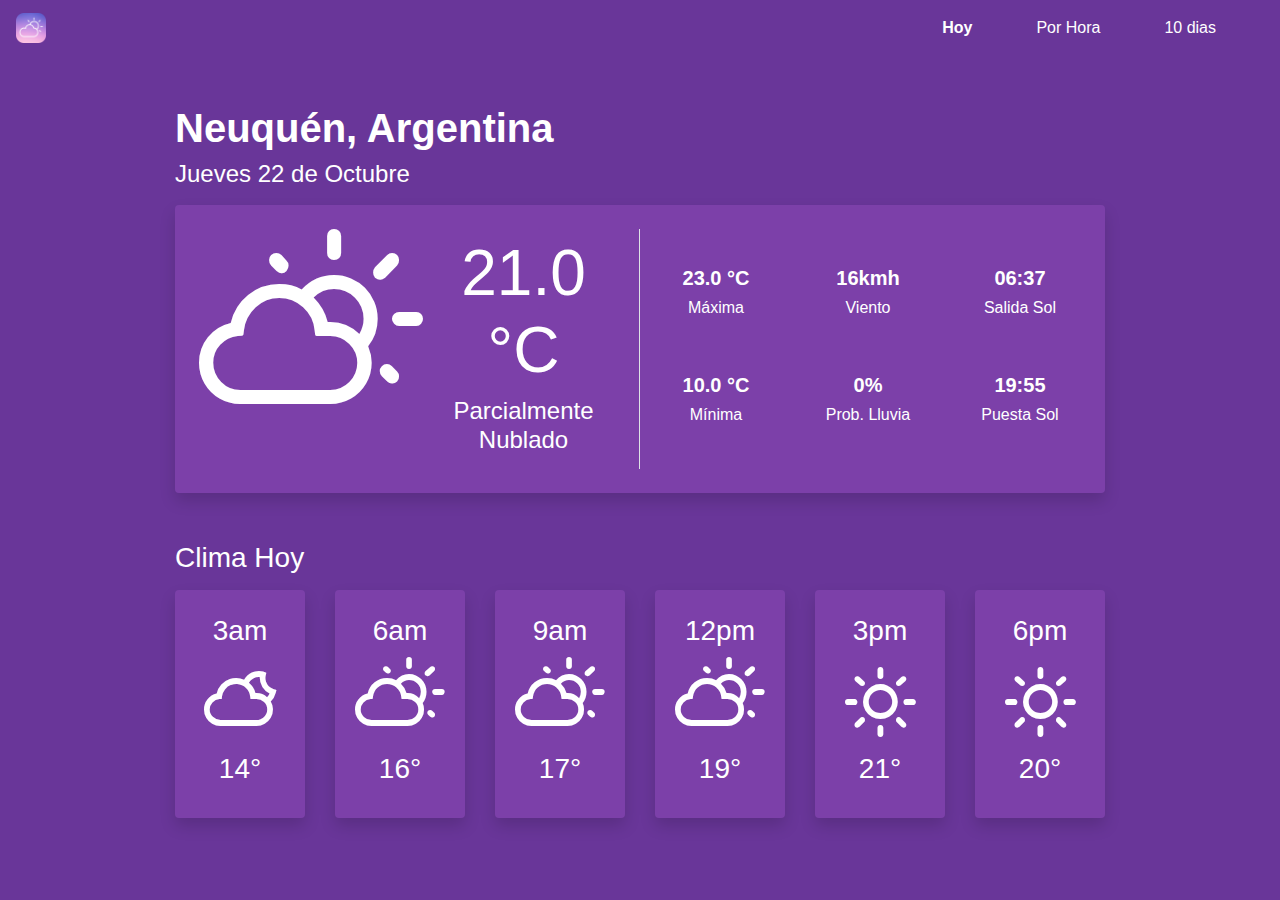
<file: index.html>
<!DOCTYPE html>
<html lang="es">
   <head>
      <meta charset="UTF-8">
      <meta name="viewport" content="width=device-width, initial-scale=1.0">
      <meta name="description" content="Clima en Neuquen Capital">
      <meta http-equiv="Content-Language" content="es">
      <meta name=”distribution” content=”global”/>
      <link rel="stylesheet" href="./styles/bootstrap.min.css">
      <link rel="stylesheet" href="./styles/custom.css">
      <link rel="stylesheet" href="./styles/weather-icons.min.css">
      <title>TPO2</title>
   </head>
   <body class="main-bg">
      <header>
         <nav class="navbar navbar-expand-lg navbar-light main-bg ">
            <button class="navbar-toggler navbar-toggler-left" type="button" data-toggle="collapse" data-target="#navbarTogglerDemo01" aria-controls="navbarTogglerDemo01" aria-expanded="false" aria-label="Toggle navigation">
            <span class="navbar-toggler-icon"></span>
            </button>
            <!-- imagen logo y texto-->
            <a class="navbar-brand pr-5" href="./">
            <img src="./assets/logo.png" width="30" height="30" class="d-inline-block align-top" alt="Logo de la pagina">
            </a>
            <div class="collapse navbar-collapse" id ="navbarTogglerDemo01">
               <div class="navbar-nav ml-auto">
                  <a class="nav-item pr-5 ml-2 text-white nav-link bold" href="#">Hoy</a>
                  <a class="nav-item pr-5 ml-2 text-white nav-link" href="hora.html">Por Hora</a>
                  <a class="nav-item pr-5 ml-2 text-white nav-link" href="dias.html">10 dias</a>
               </div>
            </div>
         </nav>
      </header>
      <section class="tiempo-hoy">
         <div class="container-fluid w-75 mt-5 text-white">
            <h1 class="bold">Neuquén, Argentina</h1>
            <h4>Jueves 22 de Octubre</h4>
            <div class="mt-3 secondary-bg p-4 text-white rounded shadow">
               <div class="row">
                  <div class="col-md-12 col-lg-6 secondary-bg text-center border-right">
                     <div class="d-flex justify-content-evenly">
                        <span class="huge">
                        <i class="wi wi-day-cloudy"></i>
                        </span>
                        <div class="d-flex flex-column justify-content-center">
                           <h1 class="text-center big">
                              21.0 °C
                           </h1>
                           <h4>
                              Parcialmente Nublado
                           </h4>
                        </div>
                     </div>
                  </div>
                  <div class="col-md-12 col-lg-6 d-flex align-items-center justify-content-center">
                     <div class="row">
                        <div class="col-4 my-4 text-center">
                           <h5 class="bold">
                              23.0 °C
                           </h5>
                           <h6>
                              Máxima
                           </h6>
                        </div>
                        <div class="col-4 my-4 text-center">
                           <h5 class="bold">
                              16kmh
                           </h5>
                           <h6>
                              Viento
                           </h6>
                        </div>
                        <div class="col-4 my-4 text-center">
                           <h5 class="bold">
                              06:37
                           </h5>
                           <h6>
                              Salida Sol
                           </h6>
                        </div>
                        <div class="col-4 my-4 text-center">
                           <h5 class="bold">
                              10.0 °C
                           </h5>
                           <h6>
                              Mínima
                           </h6>
                        </div>
                        <div class="col-4 my-4 text-center">
                           <h5 class="bold">
                              0%
                           </h5>
                           <h6>
                              Prob. Lluvia
                           </h6>
                        </div>
                        <div class="col-4 my-4 text-center">
                           <h5 class="bold">
                              19:55
                           </h5>
                           <h6>
                              Puesta Sol
                           </h6>
                        </div>
                     </div>
                  </div>
               </div>
            </div>
            <h3 class="mt-5">Clima Hoy</h3>
            <div class="row">
               <div class="col-md-4 col-lg-2">
                  <div class="secondary-bg rounded shadow py-4 text-center my-2">
                     <h3>3am</h3>
                     <span class="big">
                     <i class="wi wi-night-alt-cloudy"></i>
                     </span>
                     <h3>14°</h3>
                  </div>
               </div>
               <div class="col-md-4 col-lg-2">
                  <div class="secondary-bg rounded shadow py-4 text-center my-2">
                     <h3>6am</h3>
                     <span class="big">
                     <i class="wi wi-day-cloudy"></i>
                     </span>
                     <h3>16°</h3>
                  </div>
               </div>
               <div class="col-md-4 col-lg-2">
                  <div class="secondary-bg rounded shadow py-4 text-center my-2">
                     <h3>9am</h3>
                     <span class="big">
                     <i class="wi wi-day-cloudy"></i>
                     </span>
                     <h3>17°</h3>
                  </div>
               </div>
               <div class="col-md-4 col-lg-2">
                  <div class="secondary-bg rounded shadow py-4 text-center my-2">
                     <h3>12pm</h3>
                     <span class="big">
                     <i class="wi wi-day-cloudy"></i>
                     </span>
                     <h3>19°</h3>
                  </div>
               </div>
               <div class="col-md-4 col-lg-2">
                  <div class="secondary-bg rounded shadow py-4 text-center my-2">
                     <h3>3pm</h3>
                     <span class="big">
                     <i class="wi wi-day-sunny"></i>
                     </span>
                     <h3>21°</h3>
                  </div>
               </div>
               <div class="col-md-4 col-lg-2">
                  <div class="secondary-bg rounded shadow py-4 text-center my-2">
                     <h3>6pm</h3>
                     <span class="big">
                     <i class="wi wi-day-sunny"></i>
                     </span>
                     <h3>20°</h3>
                  </div>
               </div>
            </div>
         </div>
      </section>
      <script src="./scripts/header.js"></script>
   </body>
</html>
</file>
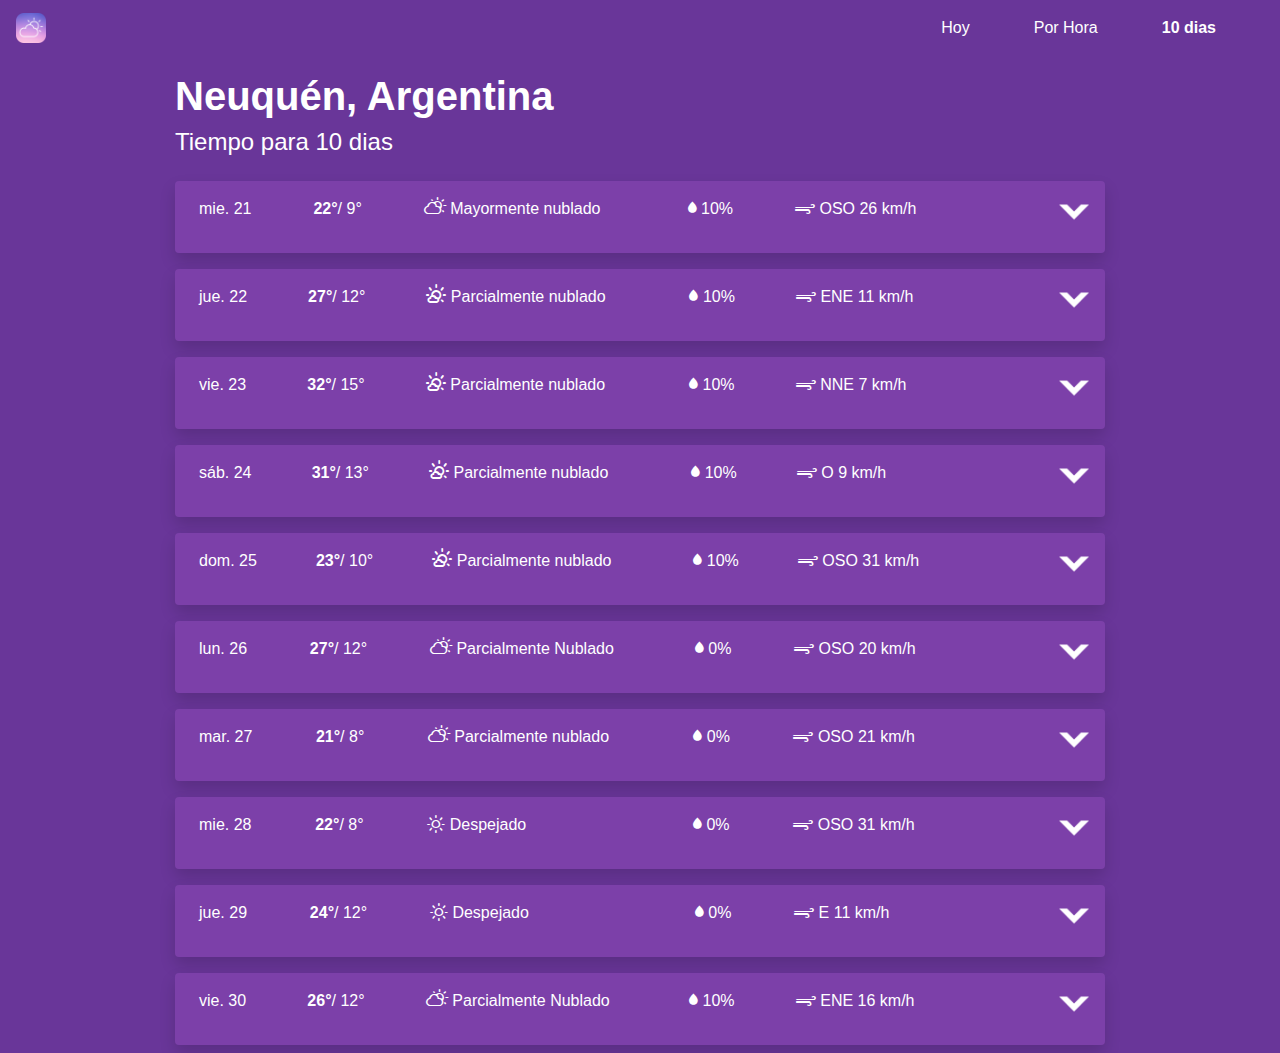
<file: dias.html>
<!DOCTYPE html>
<html lang="es">
   <head>
      <meta charset="UTF-8">
	  <meta name="viewport" content="width=device-width, initial-scale=1.0">
	  <meta name="description" content="Clima por dias en Neuquen Capital">
	  <meta http-equiv="Content-Language" content="es">
	  <meta name=”distribution” content=”global”/>
      <link rel="stylesheet" href="./styles/bootstrap.min.css">
      <link rel="stylesheet" href="./styles/custom.css">
      <link rel="stylesheet" href="./styles/weather-icons.min.css">
      <title>TPO2</title>
   </head>
   <body class="main-bg">
      <!---------------------- Menu------------------- -->
      <header>
         <nav class="navbar navbar-expand-lg navbar-light main-bg ">
            <button class="navbar-toggler navbar-toggler-left" type="button" data-toggle="collapse" data-target="#navbarTogglerDemo01" aria-controls="navbarTogglerDemo01" aria-expanded="false" aria-label="Toggle navigation">
            <span class="navbar-toggler-icon"></span>
            </button>
            <!-- imagen logo y texto-->
            <a class="navbar-brand pr-5" href="./">
            <img src="./assets/logo.png" width="30" height="30" class="d-inline-block align-top" alt="Logo de la pagina">
            </a>
            <div class="collapse navbar-collapse" id ="navbarTogglerDemo01">
               <div class="navbar-nav ml-auto">
                  <a class="nav-item pr-5 ml-2 text-white nav-link" href="index.html">Hoy</a>
                  <a class="nav-item pr-5 ml-2 text-white nav-link" href="hora.html">Por Hora</a>
                  <a class="nav-item pr-5 ml-2 text-white nav-link bold" href="dias.html">10 dias</a>
               </div>
            </div>
         </nav>
      </header>
      <!---------------------Fin Menu--------------------->
      <section class="tiempo-dias">
         <div class="container-fluid w-75 mt-3 text-white">
            <h1 class="bold">Neuquén, Argentina</h1>
            <h4>Tiempo para 10 dias</h4>
            <!----------------Filas de dias---------------------- -->
            <div class="center mt-3">
               <div class="container">
                  <div class="row justify-content-lg-center ">
                     <!-------------------Fila Dia 1 ------------------------>
                     <div class="container secondary-bg p-3 my-2 text-white rounded shadow">
                        <div class="row justify-content-between">
                           <div class="col-auto ml-2">
                              <p>mie. 21</p>
                           </div>
                           <div class="col-sm col-md-auto col-lg-auto ">
                              <p><strong>22°</strong>/ 9°</p>
                           </div>
                           <div class="col-sm col-md-2 col-lg-3 ">
                              <p><span class="wi wi-day-cloudy"></span> Mayormente nublado</p>
                           </div>
                           <div class="col-sm col-md-auto col-lg-auto d-sm-none d-md-block">
                              <p><span class="wi wi-raindrop"></span> 10%</p>
                           </div>
                           <div class="col-sm col-md-2 col-lg-3 d-sm-none d-md-block">
                              <p><span class="wi wi-strong-wind"></span> OSO 26 km/h </p>
                           </div>
                           <div class="col-md-auto col-lg-auto">
                              <div class="fila-dia float-right" dia="d1">
                                 <div id="down" class="pointer">
                                    <img src="./font/arrow-white.png" width="30" height="30" alt="Arrow pointing down">
                                 </div>
                                 <div id="up" class="pointer">
                                    <img mg src="./font/up-white.png" width="30" height="30" alt="Arrow pointing up">
                                 </div>
                              </div>
                           </div>
                        </div>
                     </div>
                     <!--------------------Fin Fila Dia 1-------------------------->
                     <!----------------------Cards Dia 1-------------------------->
                     <div id="d1" class="d-none">
                        <div class="row justify-content-center">
                           <!--------------------Card para Dia----------------------->
                           <div class=" col-6">
                              <div class="secondary-bg rounded shadow">
                                 <div class="card-header secondary-bg pb-0 border-0">
                                    <p><strong>mié. 21</strong> | Día</p>
                                 </div>
                                 <div class="card secondary-bg border-0 ">
                                    <div class="card-body pt-0">
                                       <div class="row">
                                          <div class="col-6">
                                             <h1>22° <span class="wi wi-day-cloudy"></span></h1>
                                          </div>
                                          <div class="col-6">
                                             <h6><span class="wi wi-raindrop"> </span> 0%</h6>
                                             <h6><span class="wi wi-strong-wind"></span> ENE 27 km/h</h6>
                                          </div>
                                       </div>
                                       <p class="card-text">Cielo parcialmente cubierto. Máxima de 22 C. Vientos del ENE de 15 a 30 km/h.</p>
                                       <div class="d-flex">
                                          <div class="card-body main-bg rounded shadow">
                                             <div class="row">
                                                <div class="col-6">
                                                   <div class="row justify-content-center">
                                                      <div class="col-1 my-2">
                                                         <span class="wi  wi-humidity"></span>
                                                      </div>
                                                      <div class="col-auto">
                                                         <p>humedad <br><strong>39%</strong></p>
                                                      </div>
                                                   </div>
                                                </div>
                                                <div class="col-6">
                                                   <div class="row">
                                                      <div class="col-1 my-2">
                                                         <span class="wi wi-day-sunny "></span> 
                                                      </div>
                                                      <div class="col-auto">
                                                         <p> índice UV <br><strong> 7 de 10</strong></p>
                                                      </div>
                                                   </div>
                                                </div>
                                             </div>
                                             <div class="row">
                                                <div class="col-6">
                                                   <div class="row justify-content-center">
                                                      <div class="col-1 my-2">
                                                         <span class="wi   wi-sunrise"></span>
                                                      </div>
                                                      <div class="col-auto">
                                                         <p>amanecer <br><strong> 6:36</strong></p>
                                                      </div>
                                                   </div>
                                                </div>
                                                <div class="col-6">
                                                   <div class="row">
                                                      <div class="col-1 my-2">
                                                         <span class="wi wi-sunset"></span> 
                                                      </div>
                                                      <div class="col-auto">
                                                         <p> atardecer <br><strong> 7:57</strong></p>
                                                      </div>
                                                   </div>
                                                </div>
                                             </div>
                                          </div>
                                       </div>
                                    </div>
                                 </div>
                              </div>
                           </div>
                           <!--------------------Fin Card para Dia-------------------------->
                           <!--------------------Card para Noche-------------------------->
                           <div class="col-6 ">
                              <div class="secondary-bg rounded shadow">
                                 <div class="card-header secondary-bg pb-0 border-0">
                                    <p><strong>mié. 21</strong> | Noche</p>
                                 </div>
                                 <div class="card secondary-bg border-0 ">
                                    <div class="card-body pt-0">
                                       <div class="row">
                                          <div class="col-6">
                                             <h1>9°<span class="wi wi-night-clear "></span></h1>
                                          </div>
                                          <div class="col-6">
                                             <h6><span class="wi wi-raindrop"> </span> 10%</h6>
                                             <h6><span class="wi wi-strong-wind"></span> ENE 18 km/h</h6>
                                          </div>
                                       </div>
                                       <p class="card-text">Cielo mayormente despejado. Mínima de 9 C. Vientos del E de 15 a 25 km/h.</p>
                                       <div class="d-flex">
                                          <div class="card-body main-bg rounded shadow">
                                             <div class="row">
                                                <div class="col-6">
                                                   <div class="row justify-content-center">
                                                      <div class="col-1 my-2">
                                                         <span class="wi  wi-humidity"></span>
                                                      </div>
                                                      <div class="col-auto">
                                                         <p>humedad <br><strong>68%</strong></p>
                                                      </div>
                                                   </div>
                                                </div>
                                                <div class="col-6">
                                                   <div class="row">
                                                      <div class="col-1 my-2">
                                                         <span class="wi wi-day-sunny "></span> 
                                                      </div>
                                                      <div class="col-auto">
                                                         <p> índice UV <br><strong> 0 de 10</strong></p>
                                                      </div>
                                                   </div>
                                                </div>
                                             </div>
                                             <div class="row">
                                                <div class="col-6">
                                                   <div class="row justify-content-center">
                                                      <div class="col-1 my-2">
                                                         <span class="wi wi-moonrise"></span>
                                                      </div>
                                                      <div class="col-auto">
                                                         <p>salida luna<br><strong> 10:21</strong></p>
                                                      </div>
                                                   </div>
                                                </div>
                                                <div class="col-6">
                                                   <div class="row">
                                                      <div class="col-1 my-2">
                                                         <span class="wi wi-moonset"></span> 
                                                      </div>
                                                      <div class="col-auto">
                                                         <p>puesta luna<br><strong> 00:48</strong></p>
                                                      </div>
                                                   </div>
                                                </div>
                                             </div>
                                          </div>
                                       </div>
                                    </div>
                                 </div>
                              </div>
                           </div>
                        </div>
                     </div>
                     <!--------------------Fin Card para Noche-------------------------->
                     <!----------------------Fin Cards Dia 1------------------------->
                     <!----------------------Fila Dia 2 ------------------------>
                     <div class="container secondary-bg p-3 my-2 text-white rounded shadow">
                        <div class="row justify-content-between">
                           <div class="col-auto ml-2">
                              <p>jue. 22</p>
                           </div>
                           <div class="col-sm col-md-auto col-lg-auto ">
                              <p><strong>27°</strong>/ 12°</p>
                           </div>
                           <div class="col-sm col-md-2 col-lg-3 ">
                              <p><span class="wi wi-day-sunny-overcast"></span> Parcialmente nublado </p>
                           </div>
                           <div class="col-sm col-md-auto col-lg-auto d-sm-none d-md-block">
                              <p><span class="wi wi-raindrop"></span> 10%</p>
                           </div>
                           <div class="col-sm col-md-2 col-lg-3 d-sm-none d-md-block">
                              <p><span class="wi wi-strong-wind"></span> ENE 11 km/h</p>
                           </div>
                           <div class="col-md-auto col-lg-auto">
                              <div class="fila-dia float-right" dia="d2"">
                                 <div id="down" class="pointer">
                                    <img src="./font/arrow-white.png" width="30" height="30" alt="Arrow pointing down">
                                 </div>
                                 <div id="up" class="pointer">
                                    <img mg src="./font/up-white.png" width="30" height="30" alt="Arrow pointing up">
                                 </div>
                              </div>
                           </div>
                        </div>
                     </div>
                     <!--------------------Fin Fila Dia 2-------------------------->
                     <!----------------------Cards Dia 2-------------------------->
                     <div id="d2" class="d-none">
                        <div class="row justify-content-center">
                           <!--------------------Card para Dia----------------------->
                           <div class=" col-6">
                              <div class="secondary-bg rounded shadow">
                                 <div class="card-header secondary-bg pb-0 border-0">
                                    <p><strong>jue. 22</strong> | Día</p>
                                 </div>
                                 <div class="card secondary-bg border-0 ">
                                    <div class="card-body pt-0">
                                       <div class="row">
                                          <div class="col-6">
                                             <h1>27° <span class="wi wi-day-cloudy"></span></h1>
                                          </div>
                                          <div class="col-6">
                                             <h6><span class="wi wi-raindrop"> </span> 10%</h6>
                                             <h6><span class="wi wi-strong-wind"></span> ENE 11 km/h</h6>
                                          </div>
                                       </div>
                                       <p class="card-text">Cielo mayormente despejado. Mínima de 9 C. Vientos del E de 15 a 25 km/h.</p>
                                       <div class="d-flex">
                                          <div class="card-body main-bg rounded shadow">
                                             <div class="row">
                                                <div class="col-6">
                                                   <div class="row justify-content-center">
                                                      <div class="col-1 my-2">
                                                         <span class="wi  wi-humidity"></span>
                                                      </div>
                                                      <div class="col-auto">
                                                         <p>humedad <br><strong>39%</strong></p>
                                                      </div>
                                                   </div>
                                                </div>
                                                <div class="col-6">
                                                   <div class="row">
                                                      <div class="col-1 my-2">
                                                         <span class="wi wi-day-sunny "></span> 
                                                      </div>
                                                      <div class="col-auto">
                                                         <p> índice UV <br><strong> 7 de 10</strong></p>
                                                      </div>
                                                   </div>
                                                </div>
                                             </div>
                                             <div class="row">
                                                <div class="col-6">
                                                   <div class="row justify-content-center">
                                                      <div class="col-1 my-2">
                                                         <span class="wi   wi-sunrise"></span>
                                                      </div>
                                                      <div class="col-auto">
                                                         <p>amanecer <br><strong> 6:36</strong></p>
                                                      </div>
                                                   </div>
                                                </div>
                                                <div class="col-6">
                                                   <div class="row">
                                                      <div class="col-1 my-2">
                                                         <span class="wi wi-sunset"></span> 
                                                      </div>
                                                      <div class="col-auto">
                                                         <p> atardecer <br><strong> 7:57</strong></p>
                                                      </div>
                                                   </div>
                                                </div>
                                             </div>
                                          </div>
                                       </div>
                                    </div>
                                 </div>
                              </div>
                           </div>
                           <!--------------------Fin Card para Dia-------------------------->
                           <!--------------------Card para Noche-------------------------->
                           <div class="col-6 ">
                              <div class="secondary-bg rounded shadow">
                                 <div class="card-header secondary-bg pb-0 border-0">
                                    <p><strong>mié. 21</strong> | Noche</p>
                                 </div>
                                 <div class="card secondary-bg border-0 ">
                                    <div class="card-body pt-0">
                                       <div class="row">
                                          <div class="col-6">
                                             <h1>9°<span class="wi wi-night-clear "></span></h1>
                                          </div>
                                          <div class="col-6">
                                             <h6><span class="wi wi-raindrop"> </span> 10%</h6>
                                             <h6><span class="wi wi-strong-wind"></span> ENE 18 km/h</h6>
                                          </div>
                                       </div>
                                       <p class="card-text">Cielo mayormente despejado. Mínima de 9 C. Vientos del E de 15 a 25 km/h.</p>
                                       <div class="d-flex">
                                          <div class="card-body main-bg rounded shadow">
                                             <div class="row">
                                                <div class="col-6">
                                                   <div class="row justify-content-center">
                                                      <div class="col-1 my-2">
                                                         <span class="wi  wi-humidity"></span>
                                                      </div>
                                                      <div class="col-auto">
                                                         <p>humedad <br><strong>68%</strong></p>
                                                      </div>
                                                   </div>
                                                </div>
                                                <div class="col-6">
                                                   <div class="row">
                                                      <div class="col-1 my-2">
                                                         <span class="wi wi-day-sunny "></span> 
                                                      </div>
                                                      <div class="col-auto">
                                                         <p> índice UV <br><strong> 0 de 10</strong></p>
                                                      </div>
                                                   </div>
                                                </div>
                                             </div>
                                             <div class="row">
                                                <div class="col-6">
                                                   <div class="row justify-content-center">
                                                      <div class="col-1 my-2">
                                                         <span class="wi wi-moonrise"></span>
                                                      </div>
                                                      <div class="col-auto">
                                                         <p>salida luna<br><strong> 10:21</strong></p>
                                                      </div>
                                                   </div>
                                                </div>
                                                <div class="col-6">
                                                   <div class="row">
                                                      <div class="col-1 my-2">
                                                         <span class="wi wi-moonset"></span> 
                                                      </div>
                                                      <div class="col-auto">
                                                         <p>puesta luna<br><strong> 00:48</strong></p>
                                                      </div>
                                                   </div>
                                                </div>
                                             </div>
                                          </div>
                                       </div>
                                    </div>
                                 </div>
                              </div>
                           </div>
                        </div>
                     </div>
                     <!--------------------Fin Card para Noche-------------------------->
                     <!----------------------Fin Cards Dia 2------------------------->
                     <!----------------------Fila Dia 3 ------------------------>
                     <div class="container secondary-bg p-3 my-2 text-white rounded shadow">
                        <div class="row justify-content-between">
                           <div class="col-auto ml-2">
                              <p>vie. 23</p>
                           </div>
                           <div class="col-sm col-md-auto col-lg-auto ">
                              <p><strong>32°</strong>/ 15°</p>
                           </div>
                           <div class="col-sm col-md-2 col-lg-3 ">
                              <p><span class="wi wi-day-sunny-overcast"></span> Parcialmente nublado </p>
                           </div>
                           <div class="col-sm col-md-auto col-lg-auto d-sm-none d-md-block">
                              <p><span class="wi wi-raindrop"></span> 10%</p>
                           </div>
                           <div class="col-sm col-md-2 col-lg-3 d-sm-none d-md-block">
                              <p><span class="wi wi-strong-wind"></span> NNE 7 km/h</p>
                           </div>
                           <div class="col-md-auto col-lg-auto">
                              <div class="fila-dia float-right" dia="d3">
                                 <div id="down" class="pointer">
                                    <img src="./font/arrow-white.png" width="30" height="30" alt="Arrow pointing down">
                                 </div>
                                 <div id="up" class="pointer">
                                    <img mg src="./font/up-white.png" width="30" height="30" alt="Arrow pointing up">
                                 </div>
                              </div>
                           </div>
                        </div>
                     </div>
                     <!--------------------Fin Fila Dia 3-------------------------->
                     <!----------------------Cards Dia 3-------------------------->
                     <div id="d3" class="d-none">
                        <div class="row justify-content-center">
                           <!--------------------Card para Dia----------------------->
                           <div class=" col-6">
                              <div class="secondary-bg rounded shadow">
                                 <div class="card-header secondary-bg pb-0 border-0">
                                    <p><strong>vie. 23</strong> | Día</p>
                                 </div>
                                 <div class="card secondary-bg border-0 ">
                                    <div class="card-body pt-0">
                                       <div class="row">
                                          <div class="col-6">
                                             <h1>32° <span class="wi wi-day-cloudy"></span></h1>
                                          </div>
                                          <div class="col-6">
                                             <h6><span class="wi wi-raindrop"> </span> 10%</h6>
                                             <h6><span class="wi wi-strong-wind"></span> NNE 7 km/h</h6>
                                          </div>
                                       </div>
                                       <p class="card-text">Cielo parcialmente cubierto. Máxima de 32 C. Vientos del NNE y variable.</p>
                                       <div class="d-flex">
                                          <div class="card-body main-bg rounded shadow">
                                             <div class="row">
                                                <div class="col-6">
                                                   <div class="row justify-content-center">
                                                      <div class="col-1 my-2">
                                                         <span class="wi  wi-humidity"></span>
                                                      </div>
                                                      <div class="col-auto">
                                                         <p>humedad <br><strong>57%</strong></p>
                                                      </div>
                                                   </div>
                                                </div>
                                                <div class="col-6">
                                                   <div class="row">
                                                      <div class="col-1 my-2">
                                                         <span class="wi wi-day-sunny "></span> 
                                                      </div>
                                                      <div class="col-auto">
                                                         <p> índice UV <br><strong> 7 de 10</strong></p>
                                                      </div>
                                                   </div>
                                                </div>
                                             </div>
                                             <div class="row">
                                                <div class="col-6">
                                                   <div class="row justify-content-center">
                                                      <div class="col-1 my-2">
                                                         <span class="wi   wi-sunrise"></span>
                                                      </div>
                                                      <div class="col-auto">
                                                         <p>amanecer <br><strong> 6:33</strong></p>
                                                      </div>
                                                   </div>
                                                </div>
                                                <div class="col-6">
                                                   <div class="row">
                                                      <div class="col-1 my-2">
                                                         <span class="wi wi-sunset"></span> 
                                                      </div>
                                                      <div class="col-auto">
                                                         <p> atardecer <br><strong> 7:59</strong></p>
                                                      </div>
                                                   </div>
                                                </div>
                                             </div>
                                          </div>
                                       </div>
                                    </div>
                                 </div>
                              </div>
                           </div>
                           <!--------------------Fin Card para Dia-------------------------->
                           <!--------------------Card para Noche-------------------------->
                           <div class="col-6 ">
                              <div class="secondary-bg rounded shadow">
                                 <div class="card-header secondary-bg pb-0 border-0">
                                    <p><strong>vie. 23</strong> | Noche</p>
                                 </div>
                                 <div class="card secondary-bg border-0 ">
                                    <div class="card-body pt-0">
                                       <div class="row">
                                          <div class="col-6">
                                             <h1>15°<span class="wi wi-night-clear "></span></h1>
                                          </div>
                                          <div class="col-6">
                                             <h6><span class="wi wi-raindrop"> </span> 20%</h6>
                                             <h6><span class="wi wi-strong-wind"></span> NNE 8 km/h</h6>
                                          </div>
                                       </div>
                                       <p class="card-text">Cielo parcialmente cubierto. Mínima de 15 C. Vientos del NNE y variable.</p>
                                       <div class="d-flex">
                                          <div class="card-body main-bg rounded shadow">
                                             <div class="row">
                                                <div class="col-6">
                                                   <div class="row justify-content-center">
                                                      <div class="col-1 my-2">
                                                         <span class="wi  wi-humidity"></span>
                                                      </div>
                                                      <div class="col-auto">
                                                         <p>humedad <br><strong>55%</strong></p>
                                                      </div>
                                                   </div>
                                                </div>
                                                <div class="col-6">
                                                   <div class="row">
                                                      <div class="col-1 my-2">
                                                         <span class="wi wi-day-sunny "></span> 
                                                      </div>
                                                      <div class="col-auto">
                                                         <p> índice UV <br><strong> 0 de 10</strong></p>
                                                      </div>
                                                   </div>
                                                </div>
                                             </div>
                                             <div class="row">
                                                <div class="col-6">
                                                   <div class="row justify-content-center">
                                                      <div class="col-1 my-2">
                                                         <span class="wi wi-moonrise"></span>
                                                      </div>
                                                      <div class="col-auto">
                                                         <p>salida luna<br><strong> 12:21</strong></p>
                                                      </div>
                                                   </div>
                                                </div>
                                                <div class="col-6">
                                                   <div class="row">
                                                      <div class="col-1 my-2">
                                                         <span class="wi wi-moonset"></span> 
                                                      </div>
                                                      <div class="col-auto">
                                                         <p>puesta luna<br><strong> 02:43</strong></p>
                                                      </div>
                                                   </div>
                                                </div>
                                             </div>
                                          </div>
                                       </div>
                                    </div>
                                 </div>
                              </div>
                           </div>
                        </div>
                     </div>
                     <!--------------------Fin Card para Noche-------------------------->
                     <!----------------------Fin Cards Dia 3------------------------->
                     <!----------------------Fila Dia 4 ------------------------>
                     <div class="container secondary-bg p-3 my-2 text-white rounded shadow">
                        <div class="row justify-content-between">
                           <div class="col-auto ml-2">
                              <p>sáb. 24</p>
                           </div>
                           <div class="col-sm col-md-auto col-lg-auto ">
                              <p><strong>31°</strong>/ 13°</p>
                           </div>
                           <div class="col-sm col-md-2 col-lg-3 ">
                              <p><span class="wi wi-day-sunny-overcast"></span> Parcialmente nublado </p>
                           </div>
                           <div class="col-sm col-md-auto col-lg-auto d-sm-none d-md-block">
                              <p><span class="wi wi-raindrop"></span> 10%</p>
                           </div>
                           <div class="col-sm col-md-2 col-lg-3 d-sm-none d-md-block">
                              <p><span class="wi wi-strong-wind"></span> O 9 km/h</p>
                           </div>
                           <div class="col-md-auto col-lg-auto">
                              <div class="fila-dia float-right" dia="d4">
                                 <div id="down" class="pointer">
                                    <img src="./font/arrow-white.png" width="30" height="30" alt="Arrow pointing down">
                                 </div>
                                 <div id="up" class="pointer">
                                    <img mg src="./font/up-white.png" width="30" height="30" alt="Arrow pointing up">
                                 </div>
                              </div>
                           </div>
                        </div>
                     </div>
                     <!--------------------Fin Fila Dia 4-------------------------->
                     <!----------------------Cards Dia 4-------------------------->
                     <div id="d4" class="d-none">
                        <div class="row justify-content-center">
                           <!--------------------Card para Dia----------------------->
                           <div class=" col-6">
                              <div class="secondary-bg rounded shadow">
                                 <div class="card-header secondary-bg pb-0 border-0">
                                    <p><strong>sáb. 24</strong> | Día</p>
                                 </div>
                                 <div class="card secondary-bg border-0 ">
                                    <div class="card-body pt-0">
                                       <div class="row">
                                          <div class="col-6">
                                             <h1>31° <span class="wi wi-day-cloudy"></span></h1>
                                          </div>
                                          <div class="col-6">
                                             <h6><span class="wi wi-raindrop"> </span> 0%</h6>
                                             <h6><span class="wi wi-strong-wind"></span> O 9 km/h</h6>
                                          </div>
                                       </div>
                                       <p class="card-text">Cielo parcialmente cubierto. Máxima de 31 C. Vientos del O y variable.</p>
                                       <div class="d-flex">
                                          <div class="card-body main-bg rounded shadow">
                                             <div class="row">
                                                <div class="col-6">
                                                   <div class="row justify-content-center">
                                                      <div class="col-1 my-2">
                                                         <span class="wi  wi-humidity"></span>
                                                      </div>
                                                      <div class="col-auto">
                                                         <p>humedad <br><strong>35%</strong></p>
                                                      </div>
                                                   </div>
                                                </div>
                                                <div class="col-6">
                                                   <div class="row">
                                                      <div class="col-1 my-2">
                                                         <span class="wi wi-day-sunny "></span> 
                                                      </div>
                                                      <div class="col-auto">
                                                         <p> índice UV <br><strong> 7 de 10</strong></p>
                                                      </div>
                                                   </div>
                                                </div>
                                             </div>
                                             <div class="row">
                                                <div class="col-6">
                                                   <div class="row justify-content-center">
                                                      <div class="col-1 my-2">
                                                         <span class="wi   wi-sunrise"></span>
                                                      </div>
                                                      <div class="col-auto">
                                                         <p>amanecer <br><strong> 6:32</strong></p>
                                                      </div>
                                                   </div>
                                                </div>
                                                <div class="col-6">
                                                   <div class="row">
                                                      <div class="col-1 my-2">
                                                         <span class="wi wi-sunset"></span> 
                                                      </div>
                                                      <div class="col-auto">
                                                         <p> atardecer <br><strong> 20</strong></p>
                                                      </div>
                                                   </div>
                                                </div>
                                             </div>
                                          </div>
                                       </div>
                                    </div>
                                 </div>
                              </div>
                           </div>
                           <!--------------------Fin Card para Dia-------------------------->
                           <!--------------------Card para Noche-------------------------->
                           <div class="col-6 ">
                              <div class="secondary-bg rounded shadow">
                                 <div class="card-header secondary-bg pb-0 border-0">
                                    <p><strong>sab. 24</strong> | Noche</p>
                                 </div>
                                 <div class="card secondary-bg border-0 ">
                                    <div class="card-body pt-0">
                                       <div class="row">
                                          <div class="col-6">
                                             <h1>13°<span class="wi wi-night-clear "></span></h1>
                                          </div>
                                          <div class="col-6">
                                             <h6><span class="wi wi-raindrop"> </span> 10%</h6>
                                             <h6><span class="wi wi-strong-wind"></span> ENE 18 km/h</h6>
                                          </div>
                                       </div>
                                       <p class="card-text">Cielo mayormente despejado. Mínima de 9 C. Vientos del E de 15 a 25 km/h.</p>
                                       <div class="d-flex">
                                          <div class="card-body main-bg rounded shadow">
                                             <div class="row">
                                                <div class="col-6">
                                                   <div class="row justify-content-center">
                                                      <div class="col-1 my-2">
                                                         <span class="wi  wi-humidity"></span>
                                                      </div>
                                                      <div class="col-auto">
                                                         <p>humedad <br><strong>68%</strong></p>
                                                      </div>
                                                   </div>
                                                </div>
                                                <div class="col-6">
                                                   <div class="row">
                                                      <div class="col-1 my-2">
                                                         <span class="wi wi-day-sunny "></span> 
                                                      </div>
                                                      <div class="col-auto">
                                                         <p> índice UV <br><strong> 0 de 10</strong></p>
                                                      </div>
                                                   </div>
                                                </div>
                                             </div>
                                             <div class="row">
                                                <div class="col-6">
                                                   <div class="row justify-content-center">
                                                      <div class="col-1 my-2">
                                                         <span class="wi wi-moonrise"></span>
                                                      </div>
                                                      <div class="col-auto">
                                                         <p>salida luna<br><strong> 10:21</strong></p>
                                                      </div>
                                                   </div>
                                                </div>
                                                <div class="col-6">
                                                   <div class="row">
                                                      <div class="col-1 my-2">
                                                         <span class="wi wi-moonset"></span> 
                                                      </div>
                                                      <div class="col-auto">
                                                         <p>puesta luna<br><strong> 00:48</strong></p>
                                                      </div>
                                                   </div>
                                                </div>
                                             </div>
                                          </div>
                                       </div>
                                    </div>
                                 </div>
                              </div>
                           </div>
                        </div>
                     </div>
                     <!--------------------Fin Card para Noche-------------------------->
                     <!----------------------Fin Cards Dia 4------------------------->
                     <!----------------------Fila Dia 5 ------------------------>
                     <div class="container secondary-bg p-3 my-2 text-white rounded shadow">
                        <div class="row justify-content-between">
                           <div class="col-auto ml-2">
                              <p>dom. 25</p>
                           </div>
                           <div class="col-sm col-md-auto col-lg-auto ">
                              <p><strong>23°</strong>/ 10°</p>
                           </div>
                           <div class="col-sm col-md-2 col-lg-3 ">
                              <p><span class="wi wi-day-sunny-overcast"></span> Parcialmente nublado </p>
                           </div>
                           <div class="col-sm col-md-auto col-lg-auto d-sm-none d-md-block">
                              <p><span class="wi wi-raindrop"></span> 10%</p>
                           </div>
                           <div class="col-sm col-md-2 col-lg-3 d-sm-none d-md-block">
                              <p><span class="wi wi-strong-wind"></span> OSO 31 km/h</p>
                           </div>
                           <div class="col-md-auto col-lg-auto">
                              <div class="fila-dia float-right" dia="d5">
                                 <div id="down" class="pointer">
                                    <img src="./font/arrow-white.png" width="30" height="30" alt="Arrow pointing down">
                                 </div>
                                 <div id="up" class="pointer">
                                    <img mg src="./font/up-white.png" width="30" height="30" alt="Arrow pointing up">
                                 </div>
                              </div>
                           </div>
                        </div>
                     </div>
                     <!--------------------Fin Fila Dia 5-------------------------->
                     <!----------------------Cards Dia 5-------------------------->
                     <div id="d5" class="d-none">
                        <div class="row justify-content-center">
                           <!--------------------Card para Dia----------------------->
                           <div class=" col-6">
                              <div class="secondary-bg rounded shadow">
                                 <div class="card-header secondary-bg pb-0 border-0">
                                    <p><strong>dom. 25</strong> | Día</p>
                                 </div>
                                 <div class="card secondary-bg border-0 ">
                                    <div class="card-body pt-0">
                                       <div class="row">
                                          <div class="col-6">
                                             <h1>23° <span class="wi wi-day-cloudy"></span></h1>
                                          </div>
                                          <div class="col-6">
                                             <h6><span class="wi wi-raindrop"> </span> 0%</h6>
                                             <h6><span class="wi wi-strong-wind"></span> OSO 31 km/h</h6>
                                          </div>
                                       </div>
                                       <p class="card-text">Cielo parcialmente cubierto. Máxima de 23 C. Vientos del OSO de 25 a 40 km/h.</p>
                                       <div class="d-flex">
                                          <div class="card-body main-bg rounded shadow">
                                             <div class="row">
                                                <div class="col-6">
                                                   <div class="row justify-content-center">
                                                      <div class="col-1 my-2">
                                                         <span class="wi  wi-humidity"></span>
                                                      </div>
                                                      <div class="col-auto">
                                                         <p>humedad <br><strong>35%</strong></p>
                                                      </div>
                                                   </div>
                                                </div>
                                                <div class="col-6">
                                                   <div class="row">
                                                      <div class="col-1 my-2">
                                                         <span class="wi wi-day-sunny "></span> 
                                                      </div>
                                                      <div class="col-auto">
                                                         <p> índice UV <br><strong> 7 de 10</strong></p>
                                                      </div>
                                                   </div>
                                                </div>
                                             </div>
                                             <div class="row">
                                                <div class="col-6">
                                                   <div class="row justify-content-center">
                                                      <div class="col-1 my-2">
                                                         <span class="wi   wi-sunrise"></span>
                                                      </div>
                                                      <div class="col-auto">
                                                         <p>amanecer <br><strong> 7:31</strong></p>
                                                      </div>
                                                   </div>
                                                </div>
                                                <div class="col-6">
                                                   <div class="row">
                                                      <div class="col-1 my-2">
                                                         <span class="wi wi-sunset"></span> 
                                                      </div>
                                                      <div class="col-auto">
                                                         <p> atardecer <br><strong> 20:02</strong></p>
                                                      </div>
                                                   </div>
                                                </div>
                                             </div>
                                          </div>
                                       </div>
                                    </div>
                                 </div>
                              </div>
                           </div>
                           <!--------------------Fin Card para Dia-------------------------->
                           <!--------------------Card para Noche-------------------------->
                           <div class="col-6 ">
                              <div class="secondary-bg rounded shadow">
                                 <div class="card-header secondary-bg pb-0 border-0">
                                    <p><strong>dom. 25</strong> | Noche</p>
                                 </div>
                                 <div class="card secondary-bg border-0 ">
                                    <div class="card-body pt-0">
                                       <div class="row">
                                          <div class="col-6">
                                             <h1>10°<span class="wi wi-night-clear "></span></h1>
                                          </div>
                                          <div class="col-6">
                                             <h6><span class="wi wi-raindrop"> </span> 0%</h6>
                                             <h6><span class="wi wi-strong-wind"></span> OSO 31 km/h</h6>
                                          </div>
                                       </div>
                                       <p class="card-text">Cielo mayormente despejado. Mínima de 10 C. Vientos del OSO de 25 a 40 km/h.</p>
                                       <div class="d-flex">
                                          <div class="card-body main-bg rounded shadow">
                                             <div class="row">
                                                <div class="col-6">
                                                   <div class="row justify-content-center">
                                                      <div class="col-1 my-2">
                                                         <span class="wi  wi-humidity"></span>
                                                      </div>
                                                      <div class="col-auto">
                                                         <p>humedad <br><strong>43%</strong></p>
                                                      </div>
                                                   </div>
                                                </div>
                                                <div class="col-6">
                                                   <div class="row">
                                                      <div class="col-1 my-2">
                                                         <span class="wi wi-day-sunny "></span> 
                                                      </div>
                                                      <div class="col-auto">
                                                         <p> índice UV <br><strong> 0 de 10</strong></p>
                                                      </div>
                                                   </div>
                                                </div>
                                             </div>
                                             <div class="row">
                                                <div class="col-6">
                                                   <div class="row justify-content-center">
                                                      <div class="col-1 my-2">
                                                         <span class="wi wi-moonrise"></span>
                                                      </div>
                                                      <div class="col-auto">
                                                         <p>salida luna<br><strong> 14:26</strong></p>
                                                      </div>
                                                   </div>
                                                </div>
                                                <div class="col-6">
                                                   <div class="row">
                                                      <div class="col-1 my-2">
                                                         <span class="wi wi-moonset"></span> 
                                                      </div>
                                                      <div class="col-auto">
                                                         <p>puesta luna<br><strong> 04:02</strong></p>
                                                      </div>
                                                   </div>
                                                </div>
                                             </div>
                                          </div>
                                       </div>
                                    </div>
                                 </div>
                              </div>
                           </div>
                        </div>
                     </div>
                     <div class="container secondary-bg p-3 my-2 text-white rounded shadow">
                        <div class="row justify-content-between">
                           <div class="col-auto ml-2">
                              <p>lun. 26</p>
                           </div>
                           <div class="col-sm col-md-auto col-lg-auto ">
                              <p><strong>27°</strong>/ 12°</p>
                           </div>
                           <div class="col-sm col-md-2 col-lg-3 ">
                              <p><span class="wi wi-day-cloudy"></span> Parcialmente Nublado</p>
                           </div>
                           <div class="col-sm col-md-auto col-lg-auto d-sm-none d-md-block">
                              <p><span class="wi wi-raindrop"></span> 0%</p>
                           </div>
                           <div class="col-sm col-md-2 col-lg-3 d-sm-none d-md-block">
                              <p><span class="wi wi-strong-wind"></span> OSO 20 km/h </p>
                           </div>
                           <div class="col-md-auto col-lg-auto">
                              <div class="fila-dia float-right" dia="d6">
                                 <div id="down" class="pointer">
                                    <img src="./font/arrow-white.png" width="30" height="30" alt="Arrow pointing down">
                                 </div>
                                 <div id="up" class="pointer">
                                    <img mg src="./font/up-white.png" width="30" height="30" alt="Arrow pointing up">
                                 </div>
                              </div>
                           </div>
                        </div>
                     </div>
                     <!--------------------Fin Fila Dia 1-------------------------->
                     <!----------------------Cards Dia 1-------------------------->
                     <div id="d6" class="d-none">
                        <div class="row justify-content-center">
                           <!--------------------Card para Dia----------------------->
                           <div class=" col-6">
                              <div class="secondary-bg rounded shadow">
                                 <div class="card-header secondary-bg pb-0 border-0">
                                    <p><strong>lun. 26</strong> | Día</p>
                                 </div>
                                 <div class="card secondary-bg border-0 ">
                                    <div class="card-body pt-0">
                                       <div class="row">
                                          <div class="col-6">
                                             <h1>27° <span class="wi wi-day-cloudy"></span></h1>
                                          </div>
                                          <div class="col-6">
                                             <h6><span class="wi wi-raindrop"> </span> 0%</h6>
                                             <h6><span class="wi wi-strong-wind"></span> OSO 20 km/h</h6>
                                          </div>
                                       </div>
                                       <p class="card-text">Cielo parcialmente cubierto. Máxima de 27 C. Vientos del OSO de 15 a 25 km/h.</p>
                                       <div class="d-flex">
                                          <div class="card-body main-bg rounded shadow">
                                             <div class="row">
                                                <div class="col-6">
                                                   <div class="row justify-content-center">
                                                      <div class="col-1 my-2">
                                                         <span class="wi  wi-humidity"></span>
                                                      </div>
                                                      <div class="col-auto">
                                                         <p>humedad <br><strong>28%</strong></p>
                                                      </div>
                                                   </div>
                                                </div>
                                                <div class="col-6">
                                                   <div class="row">
                                                      <div class="col-1 my-2">
                                                         <span class="wi wi-day-sunny "></span> 
                                                      </div>
                                                      <div class="col-auto">
                                                         <p>índice UV <br><strong> 7 de 10</strong></p>
                                                      </div>
                                                   </div>
                                                </div>
                                             </div>
                                             <div class="row">
                                                <div class="col-6">
                                                   <div class="row justify-content-center">
                                                      <div class="col-1 my-2">
                                                         <span class="wi   wi-sunrise"></span>
                                                      </div>
                                                      <div class="col-auto">
                                                         <p>amanecer <br><strong>06:30</strong></p>
                                                      </div>
                                                   </div>
                                                </div>
                                                <div class="col-6">
                                                   <div class="row">
                                                      <div class="col-1 my-2">
                                                         <span class="wi wi-sunset"></span> 
                                                      </div>
                                                      <div class="col-auto">
                                                         <p>atardecer <br><strong>20:03</strong></p>
                                                      </div>
                                                   </div>
                                                </div>
                                             </div>
                                          </div>
                                       </div>
                                    </div>
                                 </div>
                              </div>
                           </div>
                           <!--------------------Fin Card para Dia-------------------------->
                           <!--------------------Card para Noche-------------------------->
                           <div class="col-6 ">
                              <div class="secondary-bg rounded shadow">
                                 <div class="card-header secondary-bg pb-0 border-0">
                                    <p><strong>lun. 26</strong> | Noche</p>
                                 </div>
                                 <div class="card secondary-bg border-0 ">
                                    <div class="card-body pt-0">
                                       <div class="row">
                                          <div class="col-6">
                                             <h1>12°<span class="wi wi-night-cloudy "></span></h1>
                                          </div>
                                          <div class="col-6">
                                             <h6><span class="wi wi-raindrop"> </span> 0%</h6>
                                             <h6><span class="wi wi-strong-wind"></span> OSO 16 km/h</h6>
                                          </div>
                                       </div>
                                       <p class="card-text">Cielo parcialmente cubierto. Mínima de 12 C. Vientos del OSO de 10 a 15 km/h.</p>
                                       <div class="d-flex">
                                          <div class="card-body main-bg rounded shadow">
                                             <div class="row">
                                                <div class="col-6">
                                                   <div class="row justify-content-center">
                                                      <div class="col-1 my-2">
                                                         <span class="wi  wi-humidity"></span>
                                                      </div>
                                                      <div class="col-auto">
                                                         <p>humedad <br><strong>40%</strong></p>
                                                      </div>
                                                   </div>
                                                </div>
                                                <div class="col-6">
                                                   <div class="row">
                                                      <div class="col-1 my-2">
                                                         <span class="wi wi-day-sunny "></span> 
                                                      </div>
                                                      <div class="col-auto">
                                                         <p>índice UV <br><strong>0 de 10</strong></p>
                                                      </div>
                                                   </div>
                                                </div>
                                             </div>
                                             <div class="row">
                                                <div class="col-6">
                                                   <div class="row justify-content-center">
                                                      <div class="col-1 my-2">
                                                         <span class="wi wi-moonrise"></span>
                                                      </div>
                                                      <div class="col-auto">
                                                         <p>salida luna<br><strong>15:26</strong></p>
                                                      </div>
                                                   </div>
                                                </div>
                                                <div class="col-6">
                                                   <div class="row">
                                                      <div class="col-1 my-2">
                                                         <span class="wi wi-moonset"></span> 
                                                      </div>
                                                      <div class="col-auto">
                                                         <p>puesta luna<br><strong>04:33</strong></p>
                                                      </div>
                                                   </div>
                                                </div>
                                             </div>
                                          </div>
                                       </div>
                                    </div>
                                 </div>
                              </div>
                           </div>
                        </div>
                     </div>
                     <div class="container secondary-bg p-3 my-2 text-white rounded shadow">
                        <div class="row justify-content-between">
                           <div class="col-auto ml-2">
                              <p>mar. 27</p>
                           </div>
                           <div class="col-sm col-md-auto col-lg-auto ">
                              <p><strong>21°</strong>/ 8°</p>
                           </div>
                           <div class="col-sm col-md-2 col-lg-3 ">
                              <p><span class="wi wi-day-cloudy"></span> Parcialmente nublado</p>
                           </div>
                           <div class="col-sm col-md-auto col-lg-auto d-sm-none d-md-block">
                              <p><span class="wi wi-raindrop"></span> 0%</p>
                           </div>
                           <div class="col-sm col-md-2 col-lg-3 d-sm-none d-md-block">
                              <p><span class="wi wi-strong-wind"></span> OSO 21 km/h </p>
                           </div>
                           <div class="col-md-auto col-lg-auto">
                              <div class="fila-dia float-right" dia="d7">
                                 <div id="down" class="pointer">
                                    <img src="./font/arrow-white.png" width="30" height="30" alt="Arrow pointing down">
                                 </div>
                                 <div id="up" class="pointer">
                                    <img mg src="./font/up-white.png" width="30" height="30" alt="Arrow pointing up">
                                 </div>
                              </div>
                           </div>
                        </div>
                     </div>
                     <!--------------------Fin Fila Dia 1-------------------------->
                     <!----------------------Cards Dia 1-------------------------->
                     <div id="d7" class="d-none">
                        <div class="row justify-content-center">
                           <!--------------------Card para Dia----------------------->
                           <div class=" col-6">
                              <div class="secondary-bg rounded shadow">
                                 <div class="card-header secondary-bg pb-0 border-0">
                                    <p><strong>mar. 27</strong> | Día</p>
                                 </div>
                                 <div class="card secondary-bg border-0 ">
                                    <div class="card-body pt-0">
                                       <div class="row">
                                          <div class="col-6">
                                             <h1>21° <span class="wi wi-day-cloudy"></span></h1>
                                          </div>
                                          <div class="col-6">
                                             <h6><span class="wi wi-raindrop"> </span> 0%</h6>
                                             <h6><span class="wi wi-strong-wind"></span> OSO 31 km/h</h6>
                                          </div>
                                       </div>
                                       <p class="card-text">Cielo parcialmente cubierto. Máxima de 21 C. Vientos del OSO de 25 a 40 km/h.</p>
                                       <div class="d-flex">
                                          <div class="card-body main-bg rounded shadow">
                                             <div class="row">
                                                <div class="col-6">
                                                   <div class="row justify-content-center">
                                                      <div class="col-1 my-2">
                                                         <span class="wi  wi-humidity"></span>
                                                      </div>
                                                      <div class="col-auto">
                                                         <p>humedad <br><strong>32%</strong></p>
                                                      </div>
                                                   </div>
                                                </div>
                                                <div class="col-6">
                                                   <div class="row">
                                                      <div class="col-1 my-2">
                                                         <span class="wi wi-day-sunny "></span> 
                                                      </div>
                                                      <div class="col-auto">
                                                         <p> índice UV <br><strong> 7 de 10</strong></p>
                                                      </div>
                                                   </div>
                                                </div>
                                             </div>
                                             <div class="row">
                                                <div class="col-6">
                                                   <div class="row justify-content-center">
                                                      <div class="col-1 my-2">
                                                         <span class="wi   wi-sunrise"></span>
                                                      </div>
                                                      <div class="col-auto">
                                                         <p>amanecer <br><strong>06:28</strong></p>
                                                      </div>
                                                   </div>
                                                </div>
                                                <div class="col-6">
                                                   <div class="row">
                                                      <div class="col-1 my-2">
                                                         <span class="wi wi-sunset"></span> 
                                                      </div>
                                                      <div class="col-auto">
                                                         <p>atardecer <br><strong>20:04</strong></p>
                                                      </div>
                                                   </div>
                                                </div>
                                             </div>
                                          </div>
                                       </div>
                                    </div>
                                 </div>
                              </div>
                           </div>
                           <!--------------------Fin Card para Dia-------------------------->
                           <!--------------------Card para Noche-------------------------->
                           <div class="col-6 ">
                              <div class="secondary-bg rounded shadow">
                                 <div class="card-header secondary-bg pb-0 border-0">
                                    <p><strong>mar. 27</strong> | Noche</p>
                                 </div>
                                 <div class="card secondary-bg border-0 ">
                                    <div class="card-body pt-0">
                                       <div class="row">
                                          <div class="col-6">
                                             <h1>8°<span class="wi wi-night-clear "></span></h1>
                                          </div>
                                          <div class="col-6">
                                             <h6><span class="wi wi-raindrop"> </span> 0%</h6>
                                             <h6><span class="wi wi-strong-wind"></span> OSO 31 km/h</h6>
                                          </div>
                                       </div>
                                       <p class="card-text">Cielo parcialmente cubierto. Mínima de 8 C. Vientos del OSO de 25 a 40 km/h.</p>
                                       <div class="d-flex">
                                          <div class="card-body main-bg rounded shadow">
                                             <div class="row">
                                                <div class="col-6">
                                                   <div class="row justify-content-center">
                                                      <div class="col-1 my-2">
                                                         <span class="wi  wi-humidity"></span>
                                                      </div>
                                                      <div class="col-auto">
                                                         <p>humedad <br><strong>40%</strong></p>
                                                      </div>
                                                   </div>
                                                </div>
                                                <div class="col-6">
                                                   <div class="row">
                                                      <div class="col-1 my-2">
                                                         <span class="wi wi-day-sunny "></span> 
                                                      </div>
                                                      <div class="col-auto">
                                                         <p>índice UV <br><strong>0 de 10</strong></p>
                                                      </div>
                                                   </div>
                                                </div>
                                             </div>
                                             <div class="row">
                                                <div class="col-6">
                                                   <div class="row justify-content-center">
                                                      <div class="col-1 my-2">
                                                         <span class="wi wi-moonrise"></span>
                                                      </div>
                                                      <div class="col-auto">
                                                         <p>salida luna<br><strong>16:26</strong></p>
                                                      </div>
                                                   </div>
                                                </div>
                                                <div class="col-6">
                                                   <div class="row">
                                                      <div class="col-1 my-2">
                                                         <span class="wi wi-moonset"></span> 
                                                      </div>
                                                      <div class="col-auto">
                                                         <p>puesta luna<br><strong>05:00</strong></p>
                                                      </div>
                                                   </div>
                                                </div>
                                             </div>
                                          </div>
                                       </div>
                                    </div>
                                 </div>
                              </div>
                           </div>
                        </div>
                     </div>
                     <div class="container secondary-bg p-3 my-2 text-white rounded shadow">
                        <div class="row justify-content-between">
                           <div class="col-auto ml-2">
                              <p>mie. 28</p>
                           </div>
                           <div class="col-sm col-md-auto col-lg-auto ">
                              <p><strong>22°</strong>/ 8°</p>
                           </div>
                           <div class="col-sm col-md-2 col-lg-3 ">
                              <p><span class="wi wi-day-sunny"></span> Despejado</p>
                           </div>
                           <div class="col-sm col-md-auto col-lg-auto d-sm-none d-md-block">
                              <p><span class="wi wi-raindrop"></span> 0%</p>
                           </div>
                           <div class="col-sm col-md-2 col-lg-3 d-sm-none d-md-block">
                              <p><span class="wi wi-strong-wind"></span> OSO 31 km/h </p>
                           </div>
                           <div class="col-md-auto col-lg-auto">
                              <div class="fila-dia float-right" dia="d8">
                                 <div id="down" class="pointer">
                                    <img src="./font/arrow-white.png" width="30" height="30" alt="Arrow pointing down">
                                 </div>
                                 <div id="up" class="pointer">
                                    <img mg src="./font/up-white.png" width="30" height="30" alt="Arrow pointing up">
                                 </div>
                              </div>
                           </div>
                        </div>
                     </div>
                     <!--------------------Fin Fila Dia 1-------------------------->
                     <!----------------------Cards Dia 1-------------------------->
                     <div id="d8" class="d-none">
                        <div class="row justify-content-center">
                           <!--------------------Card para Dia----------------------->
                           <div class=" col-6">
                              <div class="secondary-bg rounded shadow">
                                 <div class="card-header secondary-bg pb-0 border-0">
                                    <p><strong>mie. 28</strong> | Día</p>
                                 </div>
                                 <div class="card secondary-bg border-0 ">
                                    <div class="card-body pt-0">
                                       <div class="row">
                                          <div class="col-6">
                                             <h1>22° <span class="wi wi-day-sunny"></span></h1>
                                          </div>
                                          <div class="col-6">
                                             <h6><span class="wi wi-raindrop"> </span> 0%</h6>
                                             <h6><span class="wi wi-strong-wind"></span> OSO 31 km/h</h6>
                                          </div>
                                       </div>
                                       <p class="card-text">Cielo mayormente despejado. Máxima de 22 C. Vientos del OSO de 25 a 40 km/h.</p>
                                       <div class="d-flex">
                                          <div class="card-body main-bg rounded shadow">
                                             <div class="row">
                                                <div class="col-6">
                                                   <div class="row justify-content-center">
                                                      <div class="col-1 my-2">
                                                         <span class="wi  wi-humidity"></span>
                                                      </div>
                                                      <div class="col-auto">
                                                         <p>humedad <br><strong>31%</strong></p>
                                                      </div>
                                                   </div>
                                                </div>
                                                <div class="col-6">
                                                   <div class="row">
                                                      <div class="col-1 my-2">
                                                         <span class="wi wi-day-sunny "></span> 
                                                      </div>
                                                      <div class="col-auto">
                                                         <p>índice UV <br><strong> 7 de 10</strong></p>
                                                      </div>
                                                   </div>
                                                </div>
                                             </div>
                                             <div class="row">
                                                <div class="col-6">
                                                   <div class="row justify-content-center">
                                                      <div class="col-1 my-2">
                                                         <span class="wi   wi-sunrise"></span>
                                                      </div>
                                                      <div class="col-auto">
                                                         <p>amanecer <br><strong>06:27</strong></p>
                                                      </div>
                                                   </div>
                                                </div>
                                                <div class="col-6">
                                                   <div class="row">
                                                      <div class="col-1 my-2">
                                                         <span class="wi wi-sunset"></span> 
                                                      </div>
                                                      <div class="col-auto">
                                                         <p>atardecer <br><strong>20:05</strong></p>
                                                      </div>
                                                   </div>
                                                </div>
                                             </div>
                                          </div>
                                       </div>
                                    </div>
                                 </div>
                              </div>
                           </div>
                           <!--------------------Fin Card para Dia-------------------------->
                           <!--------------------Card para Noche-------------------------->
                           <div class="col-6 ">
                              <div class="secondary-bg rounded shadow">
                                 <div class="card-header secondary-bg pb-0 border-0">
                                    <p><strong>mie. 28</strong> | Noche</p>
                                 </div>
                                 <div class="card secondary-bg border-0 ">
                                    <div class="card-body pt-0">
                                       <div class="row">
                                          <div class="col-6">
                                             <h1>8°<span class="wi wi-night-clear "></span></h1>
                                          </div>
                                          <div class="col-6">
                                             <h6><span class="wi wi-raindrop"> </span> 0%</h6>
                                             <h6><span class="wi wi-strong-wind"></span> OSO 31 km/h</h6>
                                          </div>
                                       </div>
                                       <p class="card-text">Cielo mayormente despejado. Mínima de 8 C. Vientos del SO de 15 a 30 km/h.</p>
                                       <div class="d-flex">
                                          <div class="card-body main-bg rounded shadow">
                                             <div class="row">
                                                <div class="col-6">
                                                   <div class="row justify-content-center">
                                                      <div class="col-1 my-2">
                                                         <span class="wi  wi-humidity"></span>
                                                      </div>
                                                      <div class="col-auto">
                                                         <p>humedad <br><strong>43%</strong></p>
                                                      </div>
                                                   </div>
                                                </div>
                                                <div class="col-6">
                                                   <div class="row">
                                                      <div class="col-1 my-2">
                                                         <span class="wi wi-day-sunny "></span> 
                                                      </div>
                                                      <div class="col-auto">
                                                         <p>índice UV <br><strong>0 de 10</strong></p>
                                                      </div>
                                                   </div>
                                                </div>
                                             </div>
                                             <div class="row">
                                                <div class="col-6">
                                                   <div class="row justify-content-center">
                                                      <div class="col-1 my-2">
                                                         <span class="wi wi-moonrise"></span>
                                                      </div>
                                                      <div class="col-auto">
                                                         <p>salida luna<br><strong>17:23</strong></p>
                                                      </div>
                                                   </div>
                                                </div>
                                                <div class="col-6">
                                                   <div class="row">
                                                      <div class="col-1 my-2">
                                                         <span class="wi wi-moonset"></span> 
                                                      </div>
                                                      <div class="col-auto">
                                                         <p>puesta luna<br><strong>05:25</strong></p>
                                                      </div>
                                                   </div>
                                                </div>
                                             </div>
                                          </div>
                                       </div>
                                    </div>
                                 </div>
                              </div>
                           </div>
                        </div>
                     </div>
                     <!--  -->
                     <div class="container secondary-bg p-3 my-2 text-white rounded shadow">
                        <div class="row justify-content-between">
                           <div class="col-auto ml-2">
                              <p>jue. 29</p>
                           </div>
                           <div class="col-sm col-md-auto col-lg-auto ">
                              <p><strong>24°</strong>/ 12°</p>
                           </div>
                           <div class="col-sm col-md-2 col-lg-3 ">
                              <p><span class="wi wi-day-sunny"></span> Despejado</p>
                           </div>
                           <div class="col-sm col-md-auto col-lg-auto d-sm-none d-md-block">
                              <p><span class="wi wi-raindrop"></span> 0%</p>
                           </div>
                           <div class="col-sm col-md-2 col-lg-3 d-sm-none d-md-block">
                              <p><span class="wi wi-strong-wind"></span> E 11 km/h </p>
                           </div>
                           <div class="col-md-auto col-lg-auto">
                              <div class="fila-dia float-right" dia="d10">
                                 <div id="down" class="pointer">
                                    <img src="./font/arrow-white.png" width="30" height="30" alt="Arrow pointing down">
                                 </div>
                                 <div id="up" class="pointer">
                                    <img mg src="./font/up-white.png" width="30" height="30" alt="Arrow pointing up">
                                 </div>
                              </div>
                           </div>
                        </div>
                     </div>
                     <!--------------------Fin Fila Dia 1-------------------------->
                     <!----------------------Cards Dia 1-------------------------->
                     <div id="d10" class="d-none">
                        <div class="row justify-content-center">
                           <!--------------------Card para Dia----------------------->
                           <div class=" col-6">
                              <div class="secondary-bg rounded shadow">
                                 <div class="card-header secondary-bg pb-0 border-0">
                                    <p><strong>jue. 29</strong> | Día</p>
                                 </div>
                                 <div class="card secondary-bg border-0 ">
                                    <div class="card-body pt-0">
                                       <div class="row">
                                          <div class="col-6">
                                             <h1>24° <span class="wi wi-day-sunny"></span></h1>
                                          </div>
                                          <div class="col-6">
                                             <h6><span class="wi wi-raindrop"> </span> 0%</h6>
                                             <h6><span class="wi wi-strong-wind"></span> E 11 km/h</h6>
                                          </div>
                                       </div>
                                       <p class="card-text">Cielo mayormente despejado. Máxima de 24 C. Vientos del E de 10 a 15 km/h.</p>
                                       <div class="d-flex">
                                          <div class="card-body main-bg rounded shadow">
                                             <div class="row">
                                                <div class="col-6">
                                                   <div class="row justify-content-center">
                                                      <div class="col-1 my-2">
                                                         <span class="wi  wi-humidity"></span>
                                                      </div>
                                                      <div class="col-auto">
                                                         <p>humedad <br><strong>29%</strong></p>
                                                      </div>
                                                   </div>
                                                </div>
                                                <div class="col-6">
                                                   <div class="row">
                                                      <div class="col-1 my-2">
                                                         <span class="wi wi-day-sunny "></span> 
                                                      </div>
                                                      <div class="col-auto">
                                                         <p>índice UV <br><strong> 7 de 10</strong></p>
                                                      </div>
                                                   </div>
                                                </div>
                                             </div>
                                             <div class="row">
                                                <div class="col-6">
                                                   <div class="row justify-content-center">
                                                      <div class="col-1 my-2">
                                                         <span class="wi   wi-sunrise"></span>
                                                      </div>
                                                      <div class="col-auto">
                                                         <p>amanecer <br><strong>06:26</strong></p>
                                                      </div>
                                                   </div>
                                                </div>
                                                <div class="col-6">
                                                   <div class="row">
                                                      <div class="col-1 my-2">
                                                         <span class="wi wi-sunset"></span> 
                                                      </div>
                                                      <div class="col-auto">
                                                         <p>atardecer <br><strong>20:06</strong></p>
                                                      </div>
                                                   </div>
                                                </div>
                                             </div>
                                          </div>
                                       </div>
                                    </div>
                                 </div>
                              </div>
                           </div>
                           <!--------------------Fin Card para Dia-------------------------->
                           <!--------------------Card para Noche-------------------------->
                           <div class="col-6 ">
                              <div class="secondary-bg rounded shadow">
                                 <div class="card-header secondary-bg pb-0 border-0">
                                    <p><strong>jue. 29</strong> | Noche</p>
                                 </div>
                                 <div class="card secondary-bg border-0 ">
                                    <div class="card-body pt-0">
                                       <div class="row">
                                          <div class="col-6">
                                             <h1>12°<span class="wi wi-night-cloudy "></span></h1>
                                          </div>
                                          <div class="col-6">
                                             <h6><span class="wi wi-raindrop"> </span> 0%</h6>
                                             <h6><span class="wi wi-strong-wind"></span> ENE 12 km/h</h6>
                                          </div>
                                       </div>
                                       <p class="card-text">Cielo mayormente despejado. Mínima de 12 C. Vientos del ENE de 10 a 15 km/h.</p>
                                       <div class="d-flex">
                                          <div class="card-body main-bg rounded shadow">
                                             <div class="row">
                                                <div class="col-6">
                                                   <div class="row justify-content-center">
                                                      <div class="col-1 my-2">
                                                         <span class="wi  wi-humidity"></span>
                                                      </div>
                                                      <div class="col-auto">
                                                         <p>humedad <br><strong>39%</strong></p>
                                                      </div>
                                                   </div>
                                                </div>
                                                <div class="col-6">
                                                   <div class="row">
                                                      <div class="col-1 my-2">
                                                         <span class="wi wi-day-sunny "></span> 
                                                      </div>
                                                      <div class="col-auto">
                                                         <p>índice UV <br><strong>0 de 10</strong></p>
                                                      </div>
                                                   </div>
                                                </div>
                                             </div>
                                             <div class="row">
                                                <div class="col-6">
                                                   <div class="row justify-content-center">
                                                      <div class="col-1 my-2">
                                                         <span class="wi wi-moonrise"></span>
                                                      </div>
                                                      <div class="col-auto">
                                                         <p>salida luna<br><strong>18:21</strong></p>
                                                      </div>
                                                   </div>
                                                </div>
                                                <div class="col-6">
                                                   <div class="row">
                                                      <div class="col-1 my-2">
                                                         <span class="wi wi-moonset"></span> 
                                                      </div>
                                                      <div class="col-auto">
                                                         <p>puesta luna<br><strong>05:49</strong></p>
                                                      </div>
                                                   </div>
                                                </div>
                                             </div>
                                          </div>
                                       </div>
                                    </div>
                                 </div>
                              </div>
                           </div>
                        </div>
                     </div>
                     <!--  -->
                     <div class="container secondary-bg p-3 my-2 text-white rounded shadow">
                        <div class="row justify-content-between">
                           <div class="col-auto ml-2">
                              <p>vie. 30</p>
                           </div>
                           <div class="col-sm col-md-auto col-lg-auto ">
                              <p><strong>26°</strong>/ 12°</p>
                           </div>
                           <div class="col-sm col-md-2 col-lg-3 ">
                              <p><span class="wi wi-day-cloudy"></span> Parcialmente Nublado</p>
                           </div>
                           <div class="col-sm col-md-auto col-lg-auto d-sm-none d-md-block">
                              <p><span class="wi wi-raindrop"></span> 10%</p>
                           </div>
                           <div class="col-sm col-md-2 col-lg-3 d-sm-none d-md-block">
                              <p><span class="wi wi-strong-wind"></span> ENE 16 km/h </p>
                           </div>
                           <div class="col-md-auto col-lg-auto">
                              <div class="fila-dia float-right" dia="d11">
                                 <div id="down" class="pointer">
                                    <img src="./font/arrow-white.png" width="30" height="30" alt="Arrow pointing down">
                                 </div>
                                 <div id="up" class="pointer">
                                    <img mg src="./font/up-white.png" width="30" height="30" alt="Arrow pointing up">
                                 </div>
                              </div>
                           </div>
                        </div>
                     </div>
                     <!--------------------Fin Fila Dia 1-------------------------->
                     <!----------------------Cards Dia 1-------------------------->
                     <div id="d11" class="d-none">
                        <div class="row justify-content-center">
                           <!--------------------Card para Dia----------------------->
                           <div class=" col-6">
                              <div class="secondary-bg rounded shadow">
                                 <div class="card-header secondary-bg pb-0 border-0">
                                    <p><strong>vie. 30</strong> | Día</p>
                                 </div>
                                 <div class="card secondary-bg border-0 ">
                                    <div class="card-body pt-0">
                                       <div class="row">
                                          <div class="col-6">
                                             <h1>26° <span class="wi wi-day-cloudy"></span></h1>
                                          </div>
                                          <div class="col-6">
                                             <h6><span class="wi wi-raindrop"> </span> 10%</h6>
                                             <h6><span class="wi wi-strong-wind"></span> ENE 16 km/h</h6>
                                          </div>
                                       </div>
                                       <p class="card-text">Cielo parcialmente cubierto. Máxima de 26 C. Vientos del ENE de 10 a 15 km/h.</p>
                                       <div class="d-flex">
                                          <div class="card-body main-bg rounded shadow">
                                             <div class="row">
                                                <div class="col-6">
                                                   <div class="row justify-content-center">
                                                      <div class="col-1 my-2">
                                                         <span class="wi  wi-humidity"></span>
                                                      </div>
                                                      <div class="col-auto">
                                                         <p>humedad <br><strong>36%</strong></p>
                                                      </div>
                                                   </div>
                                                </div>
                                                <div class="col-6">
                                                   <div class="row">
                                                      <div class="col-1 my-2">
                                                         <span class="wi wi-day-sunny "></span> 
                                                      </div>
                                                      <div class="col-auto">
                                                         <p>índice UV <br><strong> 7 de 10</strong></p>
                                                      </div>
                                                   </div>
                                                </div>
                                             </div>
                                             <div class="row">
                                                <div class="col-6">
                                                   <div class="row justify-content-center">
                                                      <div class="col-1 my-2">
                                                         <span class="wi   wi-sunrise"></span>
                                                      </div>
                                                      <div class="col-auto">
                                                         <p>amanecer <br><strong>06:25</strong></p>
                                                      </div>
                                                   </div>
                                                </div>
                                                <div class="col-6">
                                                   <div class="row">
                                                      <div class="col-1 my-2">
                                                         <span class="wi wi-sunset"></span> 
                                                      </div>
                                                      <div class="col-auto">
                                                         <p>atardecer <br><strong>20:07</strong></p>
                                                      </div>
                                                   </div>
                                                </div>
                                             </div>
                                          </div>
                                       </div>
                                    </div>
                                 </div>
                              </div>
                           </div>
                           <!--------------------Fin Card para Dia-------------------------->
                           <!--------------------Card para Noche-------------------------->
                           <div class="col-6 ">
                              <div class="secondary-bg rounded shadow">
                                 <div class="card-header secondary-bg pb-0 border-0">
                                    <p><strong>vie. 30</strong> | Noche</p>
                                 </div>
                                 <div class="card secondary-bg border-0 ">
                                    <div class="card-body pt-0">
                                       <div class="row">
                                          <div class="col-6">
                                             <h1>12°<span class="wi wi-night-cloudy "></span></h1>
                                          </div>
                                          <div class="col-6">
                                             <h6><span class="wi wi-raindrop"> </span> 20%</h6>
                                             <h6><span class="wi wi-strong-wind"></span> ENE 13 km/h</h6>
                                          </div>
                                       </div>
                                       <p class="card-text">Cielo parcialmente cubierto. Mínima de 12 C. Vientos del ENE de 10 a 15 km/h.</p>
                                       <div class="d-flex">
                                          <div class="card-body main-bg rounded shadow">
                                             <div class="row">
                                                <div class="col-6">
                                                   <div class="row justify-content-center">
                                                      <div class="col-1 my-2">
                                                         <span class="wi  wi-humidity"></span>
                                                      </div>
                                                      <div class="col-auto">
                                                         <p>humedad <br><strong>47%</strong></p>
                                                      </div>
                                                   </div>
                                                </div>
                                                <div class="col-6">
                                                   <div class="row">
                                                      <div class="col-1 my-2">
                                                         <span class="wi wi-day-sunny "></span> 
                                                      </div>
                                                      <div class="col-auto">
                                                         <p>índice UV <br><strong>0 de 10</strong></p>
                                                      </div>
                                                   </div>
                                                </div>
                                             </div>
                                             <div class="row">
                                                <div class="col-6">
                                                   <div class="row justify-content-center">
                                                      <div class="col-1 my-2">
                                                         <span class="wi wi-moonrise"></span>
                                                      </div>
                                                      <div class="col-auto">
                                                         <p>salida luna<br><strong>19:18</strong></p>
                                                      </div>
                                                   </div>
                                                </div>
                                                <div class="col-6">
                                                   <div class="row">
                                                      <div class="col-1 my-2">
                                                         <span class="wi wi-moonset"></span> 
                                                      </div>
                                                      <div class="col-auto">
                                                         <p>puesta luna<br><strong>06:13</strong></p>
                                                      </div>
                                                   </div>
                                                </div>
                                             </div>
                                          </div>
                                       </div>
                                    </div>
                                 </div>
                              </div>
                           </div>
                        </div>
                     </div>
                  </div>
               </div>
            </div>
         </div>
      </section>
      <script src="./scripts/header.js"></script>
      <script src="./scripts/dias-info.js"></script>
   </body>
</html>
</file>
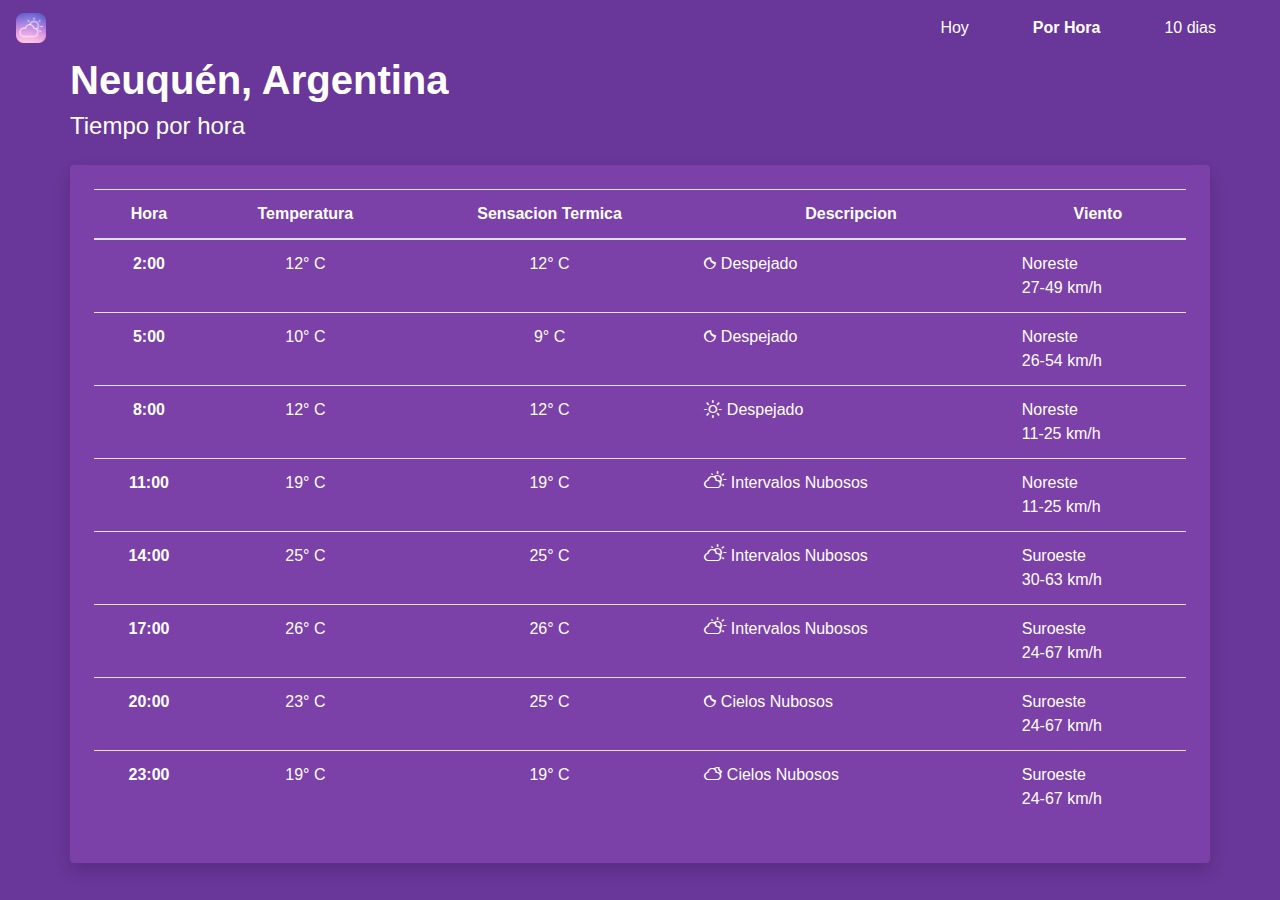
<file: hora.html>
<!DOCTYPE html>
<html lang="es">
   <head>
      <meta charset="UTF-8">
      <meta name="viewport" content="width=device-width, initial-scale=1.0">
      <meta name="description" content="Clima por hora en Neuquen Capital">
      <meta http-equiv="Content-Language" content="es">
      <meta name=”distribution” content=”global”/>
      <link rel="stylesheet" href="./styles/bootstrap.min.css">
      <link rel="stylesheet" href="./styles/custom.css">
      <link rel="stylesheet" href="./styles/weather-icons.min.css">
      <title>TPO2</title>
   </head>
   <body class="main-bg">
      <header>
         <nav class="navbar navbar-expand-lg navbar-light main-bg ">
            <button class="navbar-toggler navbar-toggler-left" type="button" data-toggle="collapse" data-target="#navbarTogglerDemo01" aria-controls="navbarTogglerDemo01" aria-expanded="false" aria-label="Toggle navigation">
            <span class="navbar-toggler-icon"></span>
            </button>
            <!-- imagen logo y texto-->
            <a class="navbar-brand pr-5" href="./">
            <img src="./assets/logo.png" width="30" height="30" class="d-inline-block align-top" alt="Logo de la pagina">
            </a>
            <div class="collapse navbar-collapse" id ="navbarTogglerDemo01">
               <ul class="navbar-nav ml-auto">
                  <li class="nav-item">
                     <a class="pr-5 ml-2 text-white nav-link" href="index.html">Hoy</a>
                  </li>
                  <li class="nav-item active">
                     <a class="pr-5 ml-2 text-white nav-link bold" href="#">Por Hora</a>
                  </li>
                  <li class="nav-item">
                     <a class="pr-5 ml-2 text-white nav-link" href="dias.html">10 dias</a>
                  </li>
               </ul>
            </div>
         </nav>
      </header>
      <section class="tiempo-hora">
         <div class="container text-white px-0">
            <h1 class="bold">Neuquén, Argentina</h1>
            <h4>Tiempo por hora</h4>
         </div>
         <div class="container mt-4 secondary-bg p-4 text-white rounded shadow">
            <table class="table text-white">
               <thead class="custom-thead">
                  <tr>
                     <th scope="col" class="text-center">Hora</th>
                     <th scope="col" class="text-center">Temperatura</th>
                     <th scope="col" class="text-center">Sensacion Termica</th>
                     <th scope="col" class="text-center">Descripcion</th>
                     <th scope="col" class="text-center">Viento</th>
                  </tr>
               </thead>
               <tbody>
                  <tr>
                     <th scope="row" class="text-center">2:00</th>
                     <td class="text-center">12° C</td>
                     <td class="text-center">12° C</td>
                     <td><i class="wi wi-night-clear"></i>&nbsp;Despejado</td>
                     <td>Noreste<br>27-49 km/h</td>
                  </tr>
                  <tr>
                     <th scope="row" class="text-center">5:00</th>
                     <td class="text-center">10° C</td>
                     <td class="text-center">9° C</td>
                     <td><i class="wi wi-night-clear"></i>&nbsp;Despejado</td>
                     <td>Noreste<br>26-54 km/h</td>
                  </tr>
                  <tr>
                     <th scope="row" class="text-center">8:00</th>
                     <td class="text-center">12° C</td>
                     <td class="text-center">12° C</td>
                     <td><i class="wi wi-day-sunny"></i>&nbsp;Despejado</td>
                     <td>Noreste<br>11-25 km/h</td>
                  </tr>
                  <tr>
                     <th scope="row" class="text-center">11:00</th>
                     <td class="text-center">19° C</td>
                     <td class="text-center">19° C</td>
                     <td><i class="wi wi-day-cloudy"></i>&nbsp;Intervalos Nubosos</td>
                     <td>Noreste<br>11-25 km/h</td>
                  </tr>
                  <tr>
                     <th scope="row" class="text-center">14:00</th>
                     <td class="text-center">25° C</td>
                     <td class="text-center">25° C</td>
                     <td><i class="wi wi-day-cloudy"></i>&nbsp;Intervalos Nubosos</td>
                     <td>Suroeste<br>30-63 km/h</td>
                  </tr>
                  <tr>
                     <th scope="row" class="text-center">17:00</th>
                     <td class="text-center">26° C</td>
                     <td class="text-center">26° C</td>
                     <td><i class="wi wi-day-cloudy"></i>&nbsp;Intervalos Nubosos</td>
                     <td>Suroeste<br>24-67 km/h</td>
                  </tr>
                  <tr>
                     <th scope="row" class="text-center">20:00</th>
                     <td class="text-center">23° C</td>
                     <td class="text-center">25° C</td>
                     <td><i class="wi wi-night-clear"></i>&nbsp;Cielos Nubosos</td>
                     <td>Suroeste<br>24-67 km/h</td>
                  </tr>
                  <tr>
                     <th scope="row" class="text-center">23:00</th>
                     <td class="text-center">19° C</td>
                     <td class="text-center">19° C</td>
                     <td><i class="wi wi-night-alt-cloudy"></i>&nbsp;Cielos Nubosos</td>
                     <td>Suroeste<br>24-67 km/h</td>
                  </tr>
               </tbody>
            </table>
         </div>
      </section>
      <script src="./scripts/header.js"></script>
   </body>
</html>
</file>
<file: styles/custom.css>
html {
    padding: 0;
    margin: 0;
}

:root {
    --main-bg-color: #693699;
    --secondary-bg-color: #7C40A9;
    --third-bg-color: #9570DD;
}

.main-bg {
    background-color: var(--main-bg-color);
}

.full-height {
    height: 100vh;
}

.center {
    display: flex;
    align-items: center;
    justify-content: center;
}

.secondary-bg {
    background: var(--secondary-bg-color);
}

.pointer {
    cursor: pointer;
}

.bold {
    font-weight: bold;
}

.middle {
    font-size: 2rem;
}

.big {
    font-size: 4rem;
}

.huge {
    font-size: 10rem;
}

.separator {
    background-color: var(--third-bg-color);
}

.justify-content-evenly {
    justify-content: space-evenly;
}

@media (max-width: 991px) {
    .border-right{
        border-right: 0px !important;
    }
}

/*mostrar ocultar*/

#up{
    display: none;
}
#down{
    display: block;
}
</file>
<file: styles/weather-icons.min.css>
/*!
 *  Weather Icons 2.0
 *  Updated August 1, 2015
 *  Weather themed icons for Bootstrap
 *  Author - Erik Flowers - erik@helloerik.com
 *  Email: erik@helloerik.com
 *  Twitter: http://twitter.com/Erik_UX
 *  ------------------------------------------------------------------------------
 *  Maintained at http://erikflowers.github.io/weather-icons
 *
 *  License
 *  ------------------------------------------------------------------------------
 *  - Font licensed under SIL OFL 1.1 -
 *    http://scripts.sil.org/OFL
 *  - CSS, SCSS and LESS are licensed under MIT License -
 *    http://opensource.org/licenses/mit-license.html
 *  - Documentation licensed under CC BY 3.0 -
 *    http://creativecommons.org/licenses/by/3.0/
 *  - Inspired by and works great as a companion with Font Awesome
 *    "Font Awesome by Dave Gandy - http://fontawesome.io"
 *//*!
 *  Weather Icons 2.0
 *  Updated August 1, 2015
 *  Weather themed icons for Bootstrap
 *  Author - Erik Flowers - erik@helloerik.com
 *  Email: erik@helloerik.com
 *  Twitter: http://twitter.com/Erik_UX
 *  ------------------------------------------------------------------------------
 *  Maintained at http://erikflowers.github.io/weather-icons
 *
 *  License
 *  ------------------------------------------------------------------------------
 *  - Font licensed under SIL OFL 1.1 -
 *    http://scripts.sil.org/OFL
 *  - CSS, SCSS and LESS are licensed under MIT License -
 *    http://opensource.org/licenses/mit-license.html
 *  - Documentation licensed under CC BY 3.0 -
 *    http://creativecommons.org/licenses/by/3.0/
 *  - Inspired by and works great as a companion with Font Awesome
 *    "Font Awesome by Dave Gandy - http://fontawesome.io"
 */@font-face{font-family:weathericons;src:url(../font/weathericons-regular-webfont.eot);src:url(../font/weathericons-regular-webfont.eot?#iefix) format('embedded-opentype'),url(../font/weathericons-regular-webfont.woff2) format('woff2'),url(../font/weathericons-regular-webfont.woff) format('woff'),url(../font/weathericons-regular-webfont.ttf) format('truetype'),url(../font/weathericons-regular-webfont.svg#weather_iconsregular) format('svg');font-weight:400;font-style:normal}.wi{display:inline-block;font-family:weathericons;font-style:normal;font-weight:400;line-height:1;-webkit-font-smoothing:antialiased;-moz-osx-font-smoothing:grayscale}.wi-fw{text-align:center;width:1.4em}.wi-rotate-90{filter:progid:DXImageTransform.Microsoft.BasicImage(rotation=1);-webkit-transform:rotate(90deg);-ms-transform:rotate(90deg);transform:rotate(90deg)}.wi-rotate-180{filter:progid:DXImageTransform.Microsoft.BasicImage(rotation=2);-webkit-transform:rotate(180deg);-ms-transform:rotate(180deg);transform:rotate(180deg)}.wi-rotate-270{filter:progid:DXImageTransform.Microsoft.BasicImage(rotation=3);-webkit-transform:rotate(270deg);-ms-transform:rotate(270deg);transform:rotate(270deg)}.wi-flip-horizontal{filter:progid:DXImageTransform.Microsoft.BasicImage(rotation=0, mirror=1);-webkit-transform:scale(-1,1);-ms-transform:scale(-1,1);transform:scale(-1,1)}.wi-flip-vertical{filter:progid:DXImageTransform.Microsoft.BasicImage(rotation=2, mirror=1);-webkit-transform:scale(1,-1);-ms-transform:scale(1,-1);transform:scale(1,-1)}.wi-day-sunny:before{content:"\f00d"}.wi-day-cloudy:before{content:"\f002"}.wi-day-cloudy-gusts:before{content:"\f000"}.wi-day-cloudy-windy:before{content:"\f001"}.wi-day-fog:before{content:"\f003"}.wi-day-hail:before{content:"\f004"}.wi-day-haze:before{content:"\f0b6"}.wi-day-lightning:before{content:"\f005"}.wi-day-rain:before{content:"\f008"}.wi-day-rain-mix:before{content:"\f006"}.wi-day-rain-wind:before{content:"\f007"}.wi-day-showers:before{content:"\f009"}.wi-day-sleet:before{content:"\f0b2"}.wi-day-sleet-storm:before{content:"\f068"}.wi-day-snow:before{content:"\f00a"}.wi-day-snow-thunderstorm:before{content:"\f06b"}.wi-day-snow-wind:before{content:"\f065"}.wi-day-sprinkle:before{content:"\f00b"}.wi-day-storm-showers:before{content:"\f00e"}.wi-day-sunny-overcast:before{content:"\f00c"}.wi-day-thunderstorm:before{content:"\f010"}.wi-day-windy:before{content:"\f085"}.wi-solar-eclipse:before{content:"\f06e"}.wi-hot:before{content:"\f072"}.wi-day-cloudy-high:before{content:"\f07d"}.wi-day-light-wind:before{content:"\f0c4"}.wi-night-clear:before{content:"\f02e"}.wi-night-alt-cloudy:before{content:"\f086"}.wi-night-alt-cloudy-gusts:before{content:"\f022"}.wi-night-alt-cloudy-windy:before{content:"\f023"}.wi-night-alt-hail:before{content:"\f024"}.wi-night-alt-lightning:before{content:"\f025"}.wi-night-alt-rain:before{content:"\f028"}.wi-night-alt-rain-mix:before{content:"\f026"}.wi-night-alt-rain-wind:before{content:"\f027"}.wi-night-alt-showers:before{content:"\f029"}.wi-night-alt-sleet:before{content:"\f0b4"}.wi-night-alt-sleet-storm:before{content:"\f06a"}.wi-night-alt-snow:before{content:"\f02a"}.wi-night-alt-snow-thunderstorm:before{content:"\f06d"}.wi-night-alt-snow-wind:before{content:"\f067"}.wi-night-alt-sprinkle:before{content:"\f02b"}.wi-night-alt-storm-showers:before{content:"\f02c"}.wi-night-alt-thunderstorm:before{content:"\f02d"}.wi-night-cloudy:before{content:"\f031"}.wi-night-cloudy-gusts:before{content:"\f02f"}.wi-night-cloudy-windy:before{content:"\f030"}.wi-night-fog:before{content:"\f04a"}.wi-night-hail:before{content:"\f032"}.wi-night-lightning:before{content:"\f033"}.wi-night-partly-cloudy:before{content:"\f083"}.wi-night-rain:before{content:"\f036"}.wi-night-rain-mix:before{content:"\f034"}.wi-night-rain-wind:before{content:"\f035"}.wi-night-showers:before{content:"\f037"}.wi-night-sleet:before{content:"\f0b3"}.wi-night-sleet-storm:before{content:"\f069"}.wi-night-snow:before{content:"\f038"}.wi-night-snow-thunderstorm:before{content:"\f06c"}.wi-night-snow-wind:before{content:"\f066"}.wi-night-sprinkle:before{content:"\f039"}.wi-night-storm-showers:before{content:"\f03a"}.wi-night-thunderstorm:before{content:"\f03b"}.wi-lunar-eclipse:before{content:"\f070"}.wi-stars:before{content:"\f077"}.wi-storm-showers:before{content:"\f01d"}.wi-thunderstorm:before{content:"\f01e"}.wi-night-alt-cloudy-high:before{content:"\f07e"}.wi-night-cloudy-high:before{content:"\f080"}.wi-night-alt-partly-cloudy:before{content:"\f081"}.wi-cloud:before{content:"\f041"}.wi-cloudy:before{content:"\f013"}.wi-cloudy-gusts:before{content:"\f011"}.wi-cloudy-windy:before{content:"\f012"}.wi-fog:before{content:"\f014"}.wi-hail:before{content:"\f015"}.wi-rain:before{content:"\f019"}.wi-rain-mix:before{content:"\f017"}.wi-rain-wind:before{content:"\f018"}.wi-showers:before{content:"\f01a"}.wi-sleet:before{content:"\f0b5"}.wi-snow:before{content:"\f01b"}.wi-sprinkle:before{content:"\f01c"}.wi-storm-showers:before{content:"\f01d"}.wi-thunderstorm:before{content:"\f01e"}.wi-snow-wind:before{content:"\f064"}.wi-snow:before{content:"\f01b"}.wi-smog:before{content:"\f074"}.wi-smoke:before{content:"\f062"}.wi-lightning:before{content:"\f016"}.wi-raindrops:before{content:"\f04e"}.wi-raindrop:before{content:"\f078"}.wi-dust:before{content:"\f063"}.wi-snowflake-cold:before{content:"\f076"}.wi-windy:before{content:"\f021"}.wi-strong-wind:before{content:"\f050"}.wi-sandstorm:before{content:"\f082"}.wi-earthquake:before{content:"\f0c6"}.wi-fire:before{content:"\f0c7"}.wi-flood:before{content:"\f07c"}.wi-meteor:before{content:"\f071"}.wi-tsunami:before{content:"\f0c5"}.wi-volcano:before{content:"\f0c8"}.wi-hurricane:before{content:"\f073"}.wi-tornado:before{content:"\f056"}.wi-small-craft-advisory:before{content:"\f0cc"}.wi-gale-warning:before{content:"\f0cd"}.wi-storm-warning:before{content:"\f0ce"}.wi-hurricane-warning:before{content:"\f0cf"}.wi-wind-direction:before{content:"\f0b1"}.wi-alien:before{content:"\f075"}.wi-celsius:before{content:"\f03c"}.wi-fahrenheit:before{content:"\f045"}.wi-degrees:before{content:"\f042"}.wi-thermometer:before{content:"\f055"}.wi-thermometer-exterior:before{content:"\f053"}.wi-thermometer-internal:before{content:"\f054"}.wi-cloud-down:before{content:"\f03d"}.wi-cloud-up:before{content:"\f040"}.wi-cloud-refresh:before{content:"\f03e"}.wi-horizon:before{content:"\f047"}.wi-horizon-alt:before{content:"\f046"}.wi-sunrise:before{content:"\f051"}.wi-sunset:before{content:"\f052"}.wi-moonrise:before{content:"\f0c9"}.wi-moonset:before{content:"\f0ca"}.wi-refresh:before{content:"\f04c"}.wi-refresh-alt:before{content:"\f04b"}.wi-umbrella:before{content:"\f084"}.wi-barometer:before{content:"\f079"}.wi-humidity:before{content:"\f07a"}.wi-na:before{content:"\f07b"}.wi-train:before{content:"\f0cb"}.wi-moon-new:before{content:"\f095"}.wi-moon-waxing-crescent-1:before{content:"\f096"}.wi-moon-waxing-crescent-2:before{content:"\f097"}.wi-moon-waxing-crescent-3:before{content:"\f098"}.wi-moon-waxing-crescent-4:before{content:"\f099"}.wi-moon-waxing-crescent-5:before{content:"\f09a"}.wi-moon-waxing-crescent-6:before{content:"\f09b"}.wi-moon-first-quarter:before{content:"\f09c"}.wi-moon-waxing-gibbous-1:before{content:"\f09d"}.wi-moon-waxing-gibbous-2:before{content:"\f09e"}.wi-moon-waxing-gibbous-3:before{content:"\f09f"}.wi-moon-waxing-gibbous-4:before{content:"\f0a0"}.wi-moon-waxing-gibbous-5:before{content:"\f0a1"}.wi-moon-waxing-gibbous-6:before{content:"\f0a2"}.wi-moon-full:before{content:"\f0a3"}.wi-moon-waning-gibbous-1:before{content:"\f0a4"}.wi-moon-waning-gibbous-2:before{content:"\f0a5"}.wi-moon-waning-gibbous-3:before{content:"\f0a6"}.wi-moon-waning-gibbous-4:before{content:"\f0a7"}.wi-moon-waning-gibbous-5:before{content:"\f0a8"}.wi-moon-waning-gibbous-6:before{content:"\f0a9"}.wi-moon-third-quarter:before{content:"\f0aa"}.wi-moon-waning-crescent-1:before{content:"\f0ab"}.wi-moon-waning-crescent-2:before{content:"\f0ac"}.wi-moon-waning-crescent-3:before{content:"\f0ad"}.wi-moon-waning-crescent-4:before{content:"\f0ae"}.wi-moon-waning-crescent-5:before{content:"\f0af"}.wi-moon-waning-crescent-6:before{content:"\f0b0"}.wi-moon-alt-new:before{content:"\f0eb"}.wi-moon-alt-waxing-crescent-1:before{content:"\f0d0"}.wi-moon-alt-waxing-crescent-2:before{content:"\f0d1"}.wi-moon-alt-waxing-crescent-3:before{content:"\f0d2"}.wi-moon-alt-waxing-crescent-4:before{content:"\f0d3"}.wi-moon-alt-waxing-crescent-5:before{content:"\f0d4"}.wi-moon-alt-waxing-crescent-6:before{content:"\f0d5"}.wi-moon-alt-first-quarter:before{content:"\f0d6"}.wi-moon-alt-waxing-gibbous-1:before{content:"\f0d7"}.wi-moon-alt-waxing-gibbous-2:before{content:"\f0d8"}.wi-moon-alt-waxing-gibbous-3:before{content:"\f0d9"}.wi-moon-alt-waxing-gibbous-4:before{content:"\f0da"}.wi-moon-alt-waxing-gibbous-5:before{content:"\f0db"}.wi-moon-alt-waxing-gibbous-6:before{content:"\f0dc"}.wi-moon-alt-full:before{content:"\f0dd"}.wi-moon-alt-waning-gibbous-1:before{content:"\f0de"}.wi-moon-alt-waning-gibbous-2:before{content:"\f0df"}.wi-moon-alt-waning-gibbous-3:before{content:"\f0e0"}.wi-moon-alt-waning-gibbous-4:before{content:"\f0e1"}.wi-moon-alt-waning-gibbous-5:before{content:"\f0e2"}.wi-moon-alt-waning-gibbous-6:before{content:"\f0e3"}.wi-moon-alt-third-quarter:before{content:"\f0e4"}.wi-moon-alt-waning-crescent-1:before{content:"\f0e5"}.wi-moon-alt-waning-crescent-2:before{content:"\f0e6"}.wi-moon-alt-waning-crescent-3:before{content:"\f0e7"}.wi-moon-alt-waning-crescent-4:before{content:"\f0e8"}.wi-moon-alt-waning-crescent-5:before{content:"\f0e9"}.wi-moon-alt-waning-crescent-6:before{content:"\f0ea"}.wi-moon-0:before{content:"\f095"}.wi-moon-1:before{content:"\f096"}.wi-moon-2:before{content:"\f097"}.wi-moon-3:before{content:"\f098"}.wi-moon-4:before{content:"\f099"}.wi-moon-5:before{content:"\f09a"}.wi-moon-6:before{content:"\f09b"}.wi-moon-7:before{content:"\f09c"}.wi-moon-8:before{content:"\f09d"}.wi-moon-9:before{content:"\f09e"}.wi-moon-10:before{content:"\f09f"}.wi-moon-11:before{content:"\f0a0"}.wi-moon-12:before{content:"\f0a1"}.wi-moon-13:before{content:"\f0a2"}.wi-moon-14:before{content:"\f0a3"}.wi-moon-15:before{content:"\f0a4"}.wi-moon-16:before{content:"\f0a5"}.wi-moon-17:before{content:"\f0a6"}.wi-moon-18:before{content:"\f0a7"}.wi-moon-19:before{content:"\f0a8"}.wi-moon-20:before{content:"\f0a9"}.wi-moon-21:before{content:"\f0aa"}.wi-moon-22:before{content:"\f0ab"}.wi-moon-23:before{content:"\f0ac"}.wi-moon-24:before{content:"\f0ad"}.wi-moon-25:before{content:"\f0ae"}.wi-moon-26:before{content:"\f0af"}.wi-moon-27:before{content:"\f0b0"}.wi-time-1:before{content:"\f08a"}.wi-time-2:before{content:"\f08b"}.wi-time-3:before{content:"\f08c"}.wi-time-4:before{content:"\f08d"}.wi-time-5:before{content:"\f08e"}.wi-time-6:before{content:"\f08f"}.wi-time-7:before{content:"\f090"}.wi-time-8:before{content:"\f091"}.wi-time-9:before{content:"\f092"}.wi-time-10:before{content:"\f093"}.wi-time-11:before{content:"\f094"}.wi-time-12:before{content:"\f089"}.wi-direction-up:before{content:"\f058"}.wi-direction-up-right:before{content:"\f057"}.wi-direction-right:before{content:"\f04d"}.wi-direction-down-right:before{content:"\f088"}.wi-direction-down:before{content:"\f044"}.wi-direction-down-left:before{content:"\f043"}.wi-direction-left:before{content:"\f048"}.wi-direction-up-left:before{content:"\f087"}.wi-wind-beaufort-0:before{content:"\f0b7"}.wi-wind-beaufort-1:before{content:"\f0b8"}.wi-wind-beaufort-2:before{content:"\f0b9"}.wi-wind-beaufort-3:before{content:"\f0ba"}.wi-wind-beaufort-4:before{content:"\f0bb"}.wi-wind-beaufort-5:before{content:"\f0bc"}.wi-wind-beaufort-6:before{content:"\f0bd"}.wi-wind-beaufort-7:before{content:"\f0be"}.wi-wind-beaufort-8:before{content:"\f0bf"}.wi-wind-beaufort-9:before{content:"\f0c0"}.wi-wind-beaufort-10:before{content:"\f0c1"}.wi-wind-beaufort-11:before{content:"\f0c2"}.wi-wind-beaufort-12:before{content:"\f0c3"}.wi-yahoo-0:before{content:"\f056"}.wi-yahoo-1:before{content:"\f00e"}.wi-yahoo-2:before{content:"\f073"}.wi-yahoo-3:before{content:"\f01e"}.wi-yahoo-4:before{content:"\f01e"}.wi-yahoo-5:before{content:"\f017"}.wi-yahoo-6:before{content:"\f017"}.wi-yahoo-7:before{content:"\f017"}.wi-yahoo-8:before{content:"\f015"}.wi-yahoo-9:before{content:"\f01a"}.wi-yahoo-10:before{content:"\f015"}.wi-yahoo-11:before{content:"\f01a"}.wi-yahoo-12:before{content:"\f01a"}.wi-yahoo-13:before{content:"\f01b"}.wi-yahoo-14:before{content:"\f00a"}.wi-yahoo-15:before{content:"\f064"}.wi-yahoo-16:before{content:"\f01b"}.wi-yahoo-17:before{content:"\f015"}.wi-yahoo-18:before{content:"\f017"}.wi-yahoo-19:before{content:"\f063"}.wi-yahoo-20:before{content:"\f014"}.wi-yahoo-21:before{content:"\f021"}.wi-yahoo-22:before{content:"\f062"}.wi-yahoo-23:before{content:"\f050"}.wi-yahoo-24:before{content:"\f050"}.wi-yahoo-25:before{content:"\f076"}.wi-yahoo-26:before{content:"\f013"}.wi-yahoo-27:before{content:"\f031"}.wi-yahoo-28:before{content:"\f002"}.wi-yahoo-29:before{content:"\f031"}.wi-yahoo-30:before{content:"\f002"}.wi-yahoo-31:before{content:"\f02e"}.wi-yahoo-32:before{content:"\f00d"}.wi-yahoo-33:before{content:"\f083"}.wi-yahoo-34:before{content:"\f00c"}.wi-yahoo-35:before{content:"\f017"}.wi-yahoo-36:before{content:"\f072"}.wi-yahoo-37:before{content:"\f00e"}.wi-yahoo-38:before{content:"\f00e"}.wi-yahoo-39:before{content:"\f00e"}.wi-yahoo-40:before{content:"\f01a"}.wi-yahoo-41:before{content:"\f064"}.wi-yahoo-42:before{content:"\f01b"}.wi-yahoo-43:before{content:"\f064"}.wi-yahoo-44:before{content:"\f00c"}.wi-yahoo-45:before{content:"\f00e"}.wi-yahoo-46:before{content:"\f01b"}.wi-yahoo-47:before{content:"\f00e"}.wi-yahoo-3200:before{content:"\f077"}.wi-forecast-io-clear-day:before{content:"\f00d"}.wi-forecast-io-clear-night:before{content:"\f02e"}.wi-forecast-io-rain:before{content:"\f019"}.wi-forecast-io-snow:before{content:"\f01b"}.wi-forecast-io-sleet:before{content:"\f0b5"}.wi-forecast-io-wind:before{content:"\f050"}.wi-forecast-io-fog:before{content:"\f014"}.wi-forecast-io-cloudy:before{content:"\f013"}.wi-forecast-io-partly-cloudy-day:before{content:"\f002"}.wi-forecast-io-partly-cloudy-night:before{content:"\f031"}.wi-forecast-io-hail:before{content:"\f015"}.wi-forecast-io-thunderstorm:before{content:"\f01e"}.wi-forecast-io-tornado:before{content:"\f056"}.wi-wmo4680-00:before,.wi-wmo4680-0:before{content:"\f055"}.wi-wmo4680-01:before,.wi-wmo4680-1:before{content:"\f013"}.wi-wmo4680-02:before,.wi-wmo4680-2:before{content:"\f055"}.wi-wmo4680-03:before,.wi-wmo4680-3:before{content:"\f013"}.wi-wmo4680-04:before,.wi-wmo4680-4:before{content:"\f014"}.wi-wmo4680-05:before,.wi-wmo4680-5:before{content:"\f014"}.wi-wmo4680-10:before{content:"\f014"}.wi-wmo4680-11:before{content:"\f014"}.wi-wmo4680-12:before{content:"\f016"}.wi-wmo4680-18:before{content:"\f050"}.wi-wmo4680-20:before{content:"\f014"}.wi-wmo4680-21:before{content:"\f017"}.wi-wmo4680-22:before{content:"\f017"}.wi-wmo4680-23:before{content:"\f019"}.wi-wmo4680-24:before{content:"\f01b"}.wi-wmo4680-25:before{content:"\f015"}.wi-wmo4680-26:before{content:"\f01e"}.wi-wmo4680-27:before{content:"\f063"}.wi-wmo4680-28:before{content:"\f063"}.wi-wmo4680-29:before{content:"\f063"}.wi-wmo4680-30:before{content:"\f014"}.wi-wmo4680-31:before{content:"\f014"}.wi-wmo4680-32:before{content:"\f014"}.wi-wmo4680-33:before{content:"\f014"}.wi-wmo4680-34:before{content:"\f014"}.wi-wmo4680-35:before{content:"\f014"}.wi-wmo4680-40:before{content:"\f017"}.wi-wmo4680-41:before{content:"\f01c"}.wi-wmo4680-42:before{content:"\f019"}.wi-wmo4680-43:before{content:"\f01c"}.wi-wmo4680-44:before{content:"\f019"}.wi-wmo4680-45:before{content:"\f015"}.wi-wmo4680-46:before{content:"\f015"}.wi-wmo4680-47:before{content:"\f01b"}.wi-wmo4680-48:before{content:"\f01b"}.wi-wmo4680-50:before{content:"\f01c"}.wi-wmo4680-51:before{content:"\f01c"}.wi-wmo4680-52:before{content:"\f019"}.wi-wmo4680-53:before{content:"\f019"}.wi-wmo4680-54:before{content:"\f076"}.wi-wmo4680-55:before{content:"\f076"}.wi-wmo4680-56:before{content:"\f076"}.wi-wmo4680-57:before{content:"\f01c"}.wi-wmo4680-58:before{content:"\f019"}.wi-wmo4680-60:before{content:"\f01c"}.wi-wmo4680-61:before{content:"\f01c"}.wi-wmo4680-62:before{content:"\f019"}.wi-wmo4680-63:before{content:"\f019"}.wi-wmo4680-64:before{content:"\f015"}.wi-wmo4680-65:before{content:"\f015"}.wi-wmo4680-66:before{content:"\f015"}.wi-wmo4680-67:before{content:"\f017"}.wi-wmo4680-68:before{content:"\f017"}.wi-wmo4680-70:before{content:"\f01b"}.wi-wmo4680-71:before{content:"\f01b"}.wi-wmo4680-72:before{content:"\f01b"}.wi-wmo4680-73:before{content:"\f01b"}.wi-wmo4680-74:before{content:"\f076"}.wi-wmo4680-75:before{content:"\f076"}.wi-wmo4680-76:before{content:"\f076"}.wi-wmo4680-77:before{content:"\f01b"}.wi-wmo4680-78:before{content:"\f076"}.wi-wmo4680-80:before{content:"\f019"}.wi-wmo4680-81:before{content:"\f01c"}.wi-wmo4680-82:before{content:"\f019"}.wi-wmo4680-83:before{content:"\f019"}.wi-wmo4680-84:before{content:"\f01d"}.wi-wmo4680-85:before{content:"\f017"}.wi-wmo4680-86:before{content:"\f017"}.wi-wmo4680-87:before{content:"\f017"}.wi-wmo4680-89:before{content:"\f015"}.wi-wmo4680-90:before{content:"\f016"}.wi-wmo4680-91:before{content:"\f01d"}.wi-wmo4680-92:before{content:"\f01e"}.wi-wmo4680-93:before{content:"\f01e"}.wi-wmo4680-94:before{content:"\f016"}.wi-wmo4680-95:before{content:"\f01e"}.wi-wmo4680-96:before{content:"\f01e"}.wi-wmo4680-99:before{content:"\f056"}.wi-owm-200:before{content:"\f01e"}.wi-owm-201:before{content:"\f01e"}.wi-owm-202:before{content:"\f01e"}.wi-owm-210:before{content:"\f016"}.wi-owm-211:before{content:"\f016"}.wi-owm-212:before{content:"\f016"}.wi-owm-221:before{content:"\f016"}.wi-owm-230:before{content:"\f01e"}.wi-owm-231:before{content:"\f01e"}.wi-owm-232:before{content:"\f01e"}.wi-owm-300:before{content:"\f01c"}.wi-owm-301:before{content:"\f01c"}.wi-owm-302:before{content:"\f019"}.wi-owm-310:before{content:"\f017"}.wi-owm-311:before{content:"\f019"}.wi-owm-312:before{content:"\f019"}.wi-owm-313:before{content:"\f01a"}.wi-owm-314:before{content:"\f019"}.wi-owm-321:before{content:"\f01c"}.wi-owm-500:before{content:"\f01c"}.wi-owm-501:before{content:"\f019"}.wi-owm-502:before{content:"\f019"}.wi-owm-503:before{content:"\f019"}.wi-owm-504:before{content:"\f019"}.wi-owm-511:before{content:"\f017"}.wi-owm-520:before{content:"\f01a"}.wi-owm-521:before{content:"\f01a"}.wi-owm-522:before{content:"\f01a"}.wi-owm-531:before{content:"\f01d"}.wi-owm-600:before{content:"\f01b"}.wi-owm-601:before{content:"\f01b"}.wi-owm-602:before{content:"\f0b5"}.wi-owm-611:before{content:"\f017"}.wi-owm-612:before{content:"\f017"}.wi-owm-615:before{content:"\f017"}.wi-owm-616:before{content:"\f017"}.wi-owm-620:before{content:"\f017"}.wi-owm-621:before{content:"\f01b"}.wi-owm-622:before{content:"\f01b"}.wi-owm-701:before{content:"\f01a"}.wi-owm-711:before{content:"\f062"}.wi-owm-721:before{content:"\f0b6"}.wi-owm-731:before{content:"\f063"}.wi-owm-741:before{content:"\f014"}.wi-owm-761:before{content:"\f063"}.wi-owm-762:before{content:"\f063"}.wi-owm-771:before{content:"\f011"}.wi-owm-781:before{content:"\f056"}.wi-owm-800:before{content:"\f00d"}.wi-owm-801:before{content:"\f011"}.wi-owm-802:before{content:"\f011"}.wi-owm-803:before{content:"\f012"}.wi-owm-804:before{content:"\f013"}.wi-owm-900:before{content:"\f056"}.wi-owm-901:before{content:"\f01d"}.wi-owm-902:before{content:"\f073"}.wi-owm-903:before{content:"\f076"}.wi-owm-904:before{content:"\f072"}.wi-owm-905:before{content:"\f021"}.wi-owm-906:before{content:"\f015"}.wi-owm-957:before{content:"\f050"}.wi-owm-day-200:before{content:"\f010"}.wi-owm-day-201:before{content:"\f010"}.wi-owm-day-202:before{content:"\f010"}.wi-owm-day-210:before{content:"\f005"}.wi-owm-day-211:before{content:"\f005"}.wi-owm-day-212:before{content:"\f005"}.wi-owm-day-221:before{content:"\f005"}.wi-owm-day-230:before{content:"\f010"}.wi-owm-day-231:before{content:"\f010"}.wi-owm-day-232:before{content:"\f010"}.wi-owm-day-300:before{content:"\f00b"}.wi-owm-day-301:before{content:"\f00b"}.wi-owm-day-302:before{content:"\f008"}.wi-owm-day-310:before{content:"\f008"}.wi-owm-day-311:before{content:"\f008"}.wi-owm-day-312:before{content:"\f008"}.wi-owm-day-313:before{content:"\f008"}.wi-owm-day-314:before{content:"\f008"}.wi-owm-day-321:before{content:"\f00b"}.wi-owm-day-500:before{content:"\f00b"}.wi-owm-day-501:before{content:"\f008"}.wi-owm-day-502:before{content:"\f008"}.wi-owm-day-503:before{content:"\f008"}.wi-owm-day-504:before{content:"\f008"}.wi-owm-day-511:before{content:"\f006"}.wi-owm-day-520:before{content:"\f009"}.wi-owm-day-521:before{content:"\f009"}.wi-owm-day-522:before{content:"\f009"}.wi-owm-day-531:before{content:"\f00e"}.wi-owm-day-600:before{content:"\f00a"}.wi-owm-day-601:before{content:"\f0b2"}.wi-owm-day-602:before{content:"\f00a"}.wi-owm-day-611:before{content:"\f006"}.wi-owm-day-612:before{content:"\f006"}.wi-owm-day-615:before{content:"\f006"}.wi-owm-day-616:before{content:"\f006"}.wi-owm-day-620:before{content:"\f006"}.wi-owm-day-621:before{content:"\f00a"}.wi-owm-day-622:before{content:"\f00a"}.wi-owm-day-701:before{content:"\f009"}.wi-owm-day-711:before{content:"\f062"}.wi-owm-day-721:before{content:"\f0b6"}.wi-owm-day-731:before{content:"\f063"}.wi-owm-day-741:before{content:"\f003"}.wi-owm-day-761:before{content:"\f063"}.wi-owm-day-762:before{content:"\f063"}.wi-owm-day-781:before{content:"\f056"}.wi-owm-day-800:before{content:"\f00d"}.wi-owm-day-801:before{content:"\f000"}.wi-owm-day-802:before{content:"\f000"}.wi-owm-day-803:before{content:"\f000"}.wi-owm-day-804:before{content:"\f00c"}.wi-owm-day-900:before{content:"\f056"}.wi-owm-day-902:before{content:"\f073"}.wi-owm-day-903:before{content:"\f076"}.wi-owm-day-904:before{content:"\f072"}.wi-owm-day-906:before{content:"\f004"}.wi-owm-day-957:before{content:"\f050"}.wi-owm-night-200:before{content:"\f02d"}.wi-owm-night-201:before{content:"\f02d"}.wi-owm-night-202:before{content:"\f02d"}.wi-owm-night-210:before{content:"\f025"}.wi-owm-night-211:before{content:"\f025"}.wi-owm-night-212:before{content:"\f025"}.wi-owm-night-221:before{content:"\f025"}.wi-owm-night-230:before{content:"\f02d"}.wi-owm-night-231:before{content:"\f02d"}.wi-owm-night-232:before{content:"\f02d"}.wi-owm-night-300:before{content:"\f02b"}.wi-owm-night-301:before{content:"\f02b"}.wi-owm-night-302:before{content:"\f028"}.wi-owm-night-310:before{content:"\f028"}.wi-owm-night-311:before{content:"\f028"}.wi-owm-night-312:before{content:"\f028"}.wi-owm-night-313:before{content:"\f028"}.wi-owm-night-314:before{content:"\f028"}.wi-owm-night-321:before{content:"\f02b"}.wi-owm-night-500:before{content:"\f02b"}.wi-owm-night-501:before{content:"\f028"}.wi-owm-night-502:before{content:"\f028"}.wi-owm-night-503:before{content:"\f028"}.wi-owm-night-504:before{content:"\f028"}.wi-owm-night-511:before{content:"\f026"}.wi-owm-night-520:before{content:"\f029"}.wi-owm-night-521:before{content:"\f029"}.wi-owm-night-522:before{content:"\f029"}.wi-owm-night-531:before{content:"\f02c"}.wi-owm-night-600:before{content:"\f02a"}.wi-owm-night-601:before{content:"\f0b4"}.wi-owm-night-602:before{content:"\f02a"}.wi-owm-night-611:before{content:"\f026"}.wi-owm-night-612:before{content:"\f026"}.wi-owm-night-615:before{content:"\f026"}.wi-owm-night-616:before{content:"\f026"}.wi-owm-night-620:before{content:"\f026"}.wi-owm-night-621:before{content:"\f02a"}.wi-owm-night-622:before{content:"\f02a"}.wi-owm-night-701:before{content:"\f029"}.wi-owm-night-711:before{content:"\f062"}.wi-owm-night-721:before{content:"\f0b6"}.wi-owm-night-731:before{content:"\f063"}.wi-owm-night-741:before{content:"\f04a"}.wi-owm-night-761:before{content:"\f063"}.wi-owm-night-762:before{content:"\f063"}.wi-owm-night-781:before{content:"\f056"}.wi-owm-night-800:before{content:"\f02e"}.wi-owm-night-801:before{content:"\f022"}.wi-owm-night-802:before{content:"\f022"}.wi-owm-night-803:before{content:"\f022"}.wi-owm-night-804:before{content:"\f086"}.wi-owm-night-900:before{content:"\f056"}.wi-owm-night-902:before{content:"\f073"}.wi-owm-night-903:before{content:"\f076"}.wi-owm-night-904:before{content:"\f072"}.wi-owm-night-906:before{content:"\f024"}.wi-owm-night-957:before{content:"\f050"}.wi-wu-chanceflurries:before{content:"\f064"}.wi-wu-chancerain:before{content:"\f019"}.wi-wu-chancesleat:before{content:"\f0b5"}.wi-wu-chancesnow:before{content:"\f01b"}.wi-wu-chancetstorms:before{content:"\f01e"}.wi-wu-clear:before{content:"\f00d"}.wi-wu-cloudy:before{content:"\f002"}.wi-wu-flurries:before{content:"\f064"}.wi-wu-hazy:before{content:"\f0b6"}.wi-wu-mostlycloudy:before{content:"\f002"}.wi-wu-mostlysunny:before{content:"\f00d"}.wi-wu-partlycloudy:before{content:"\f002"}.wi-wu-partlysunny:before{content:"\f00d"}.wi-wu-rain:before{content:"\f01a"}.wi-wu-sleat:before{content:"\f0b5"}.wi-wu-snow:before{content:"\f01b"}.wi-wu-sunny:before{content:"\f00d"}.wi-wu-tstorms:before{content:"\f01e"}.wi-wu-unknown:before{content:"\f00d"}
</file>
